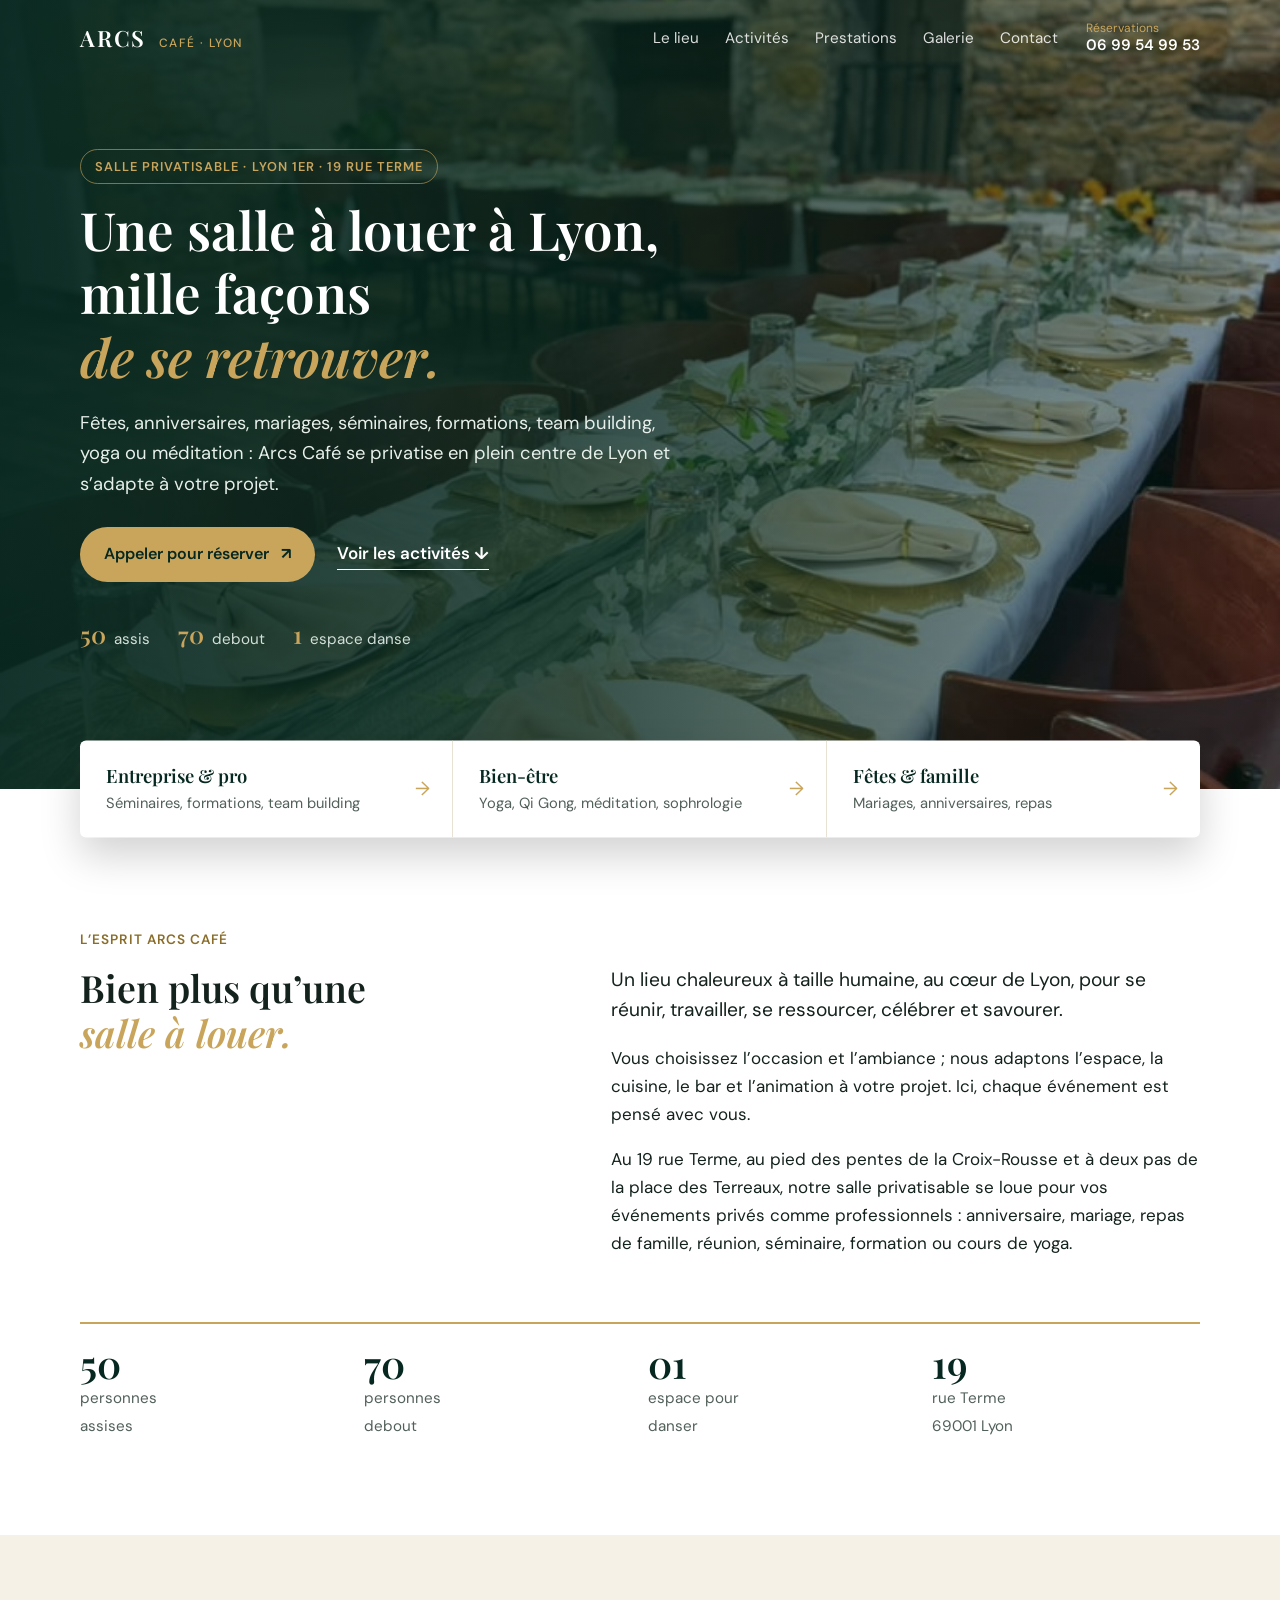
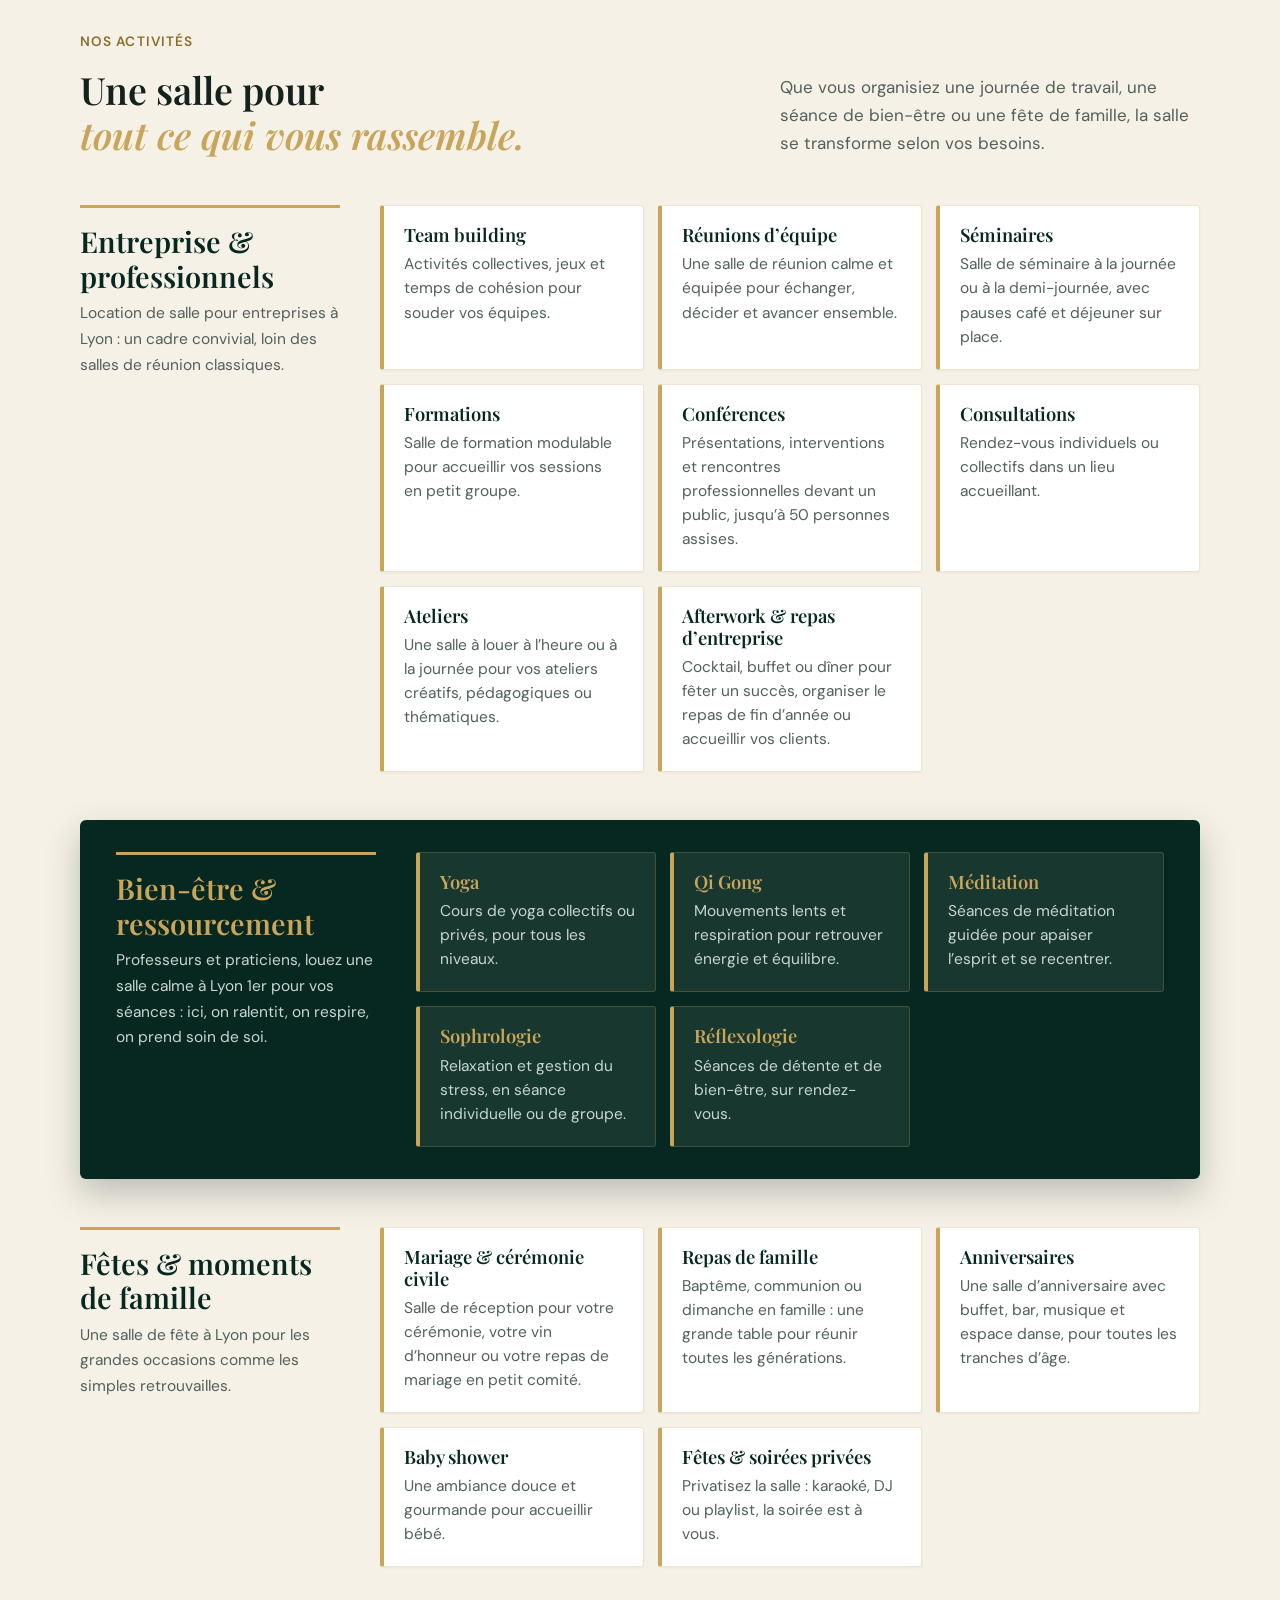
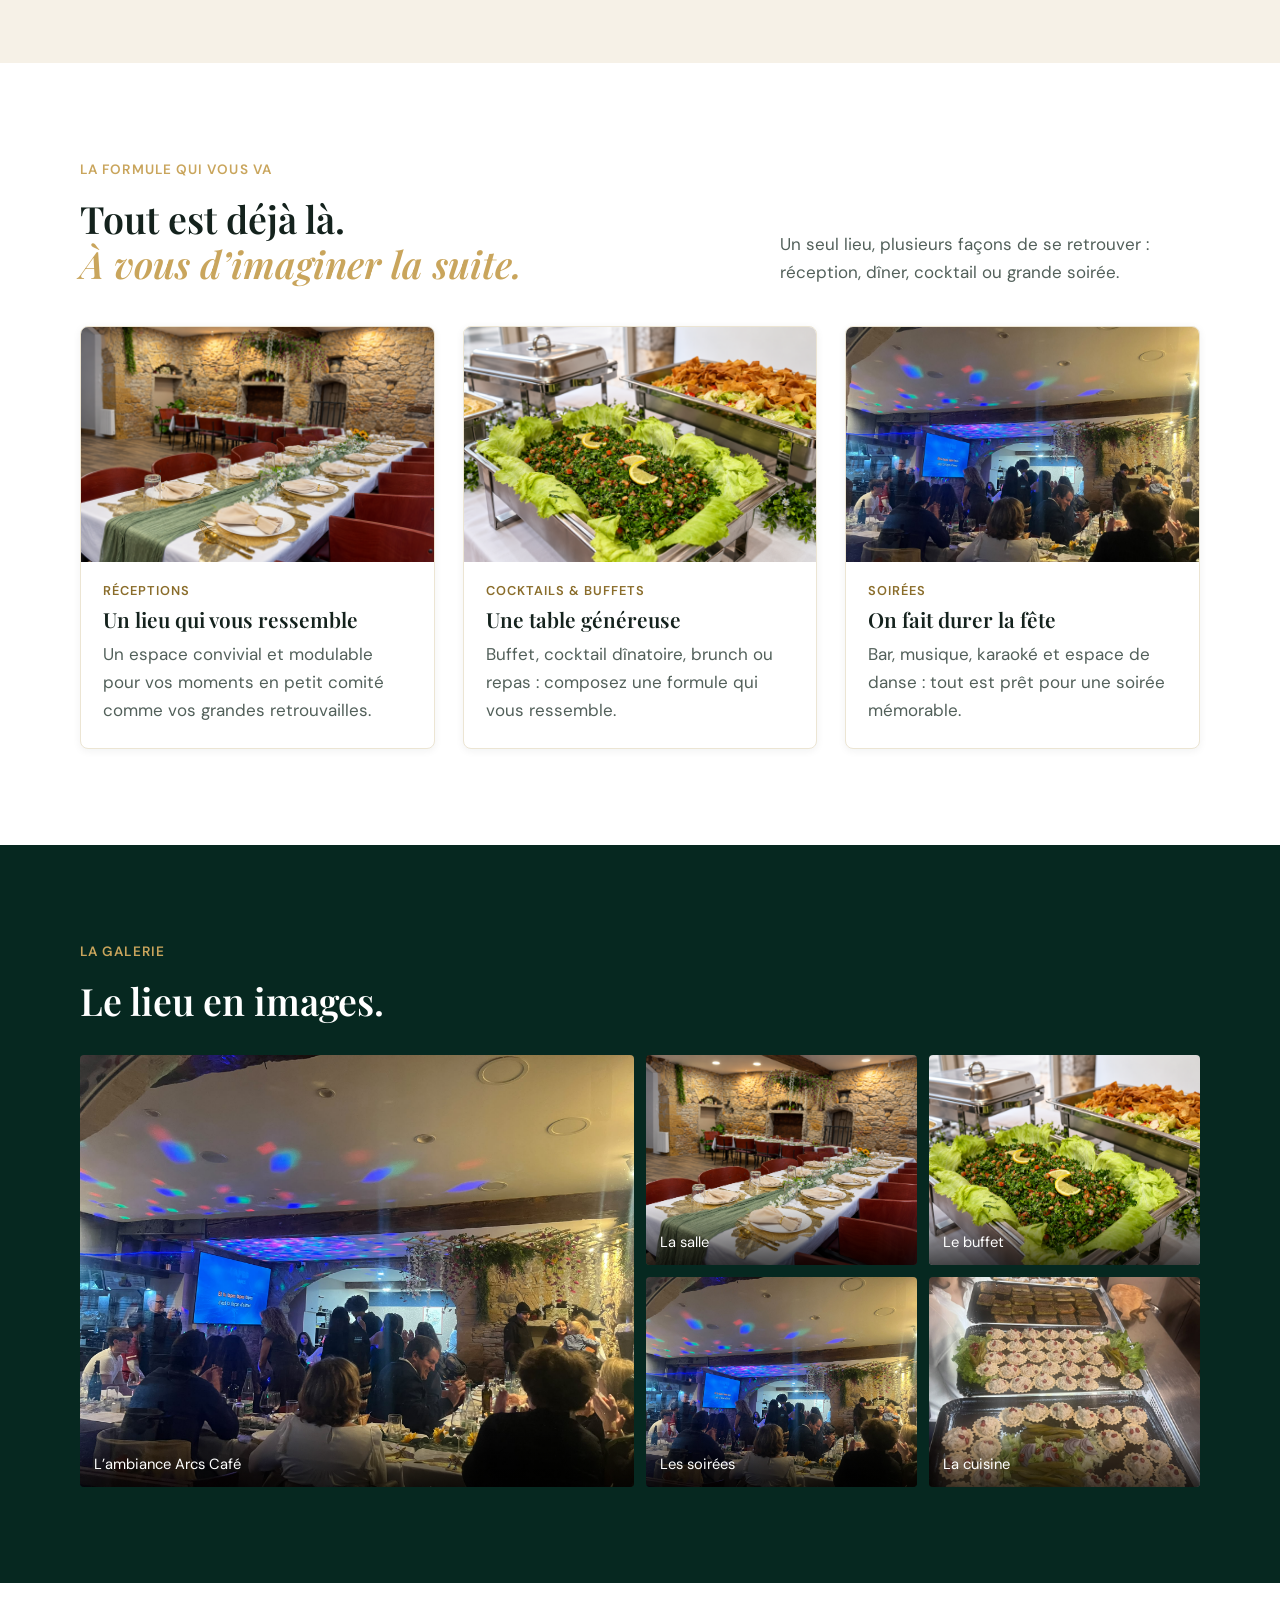
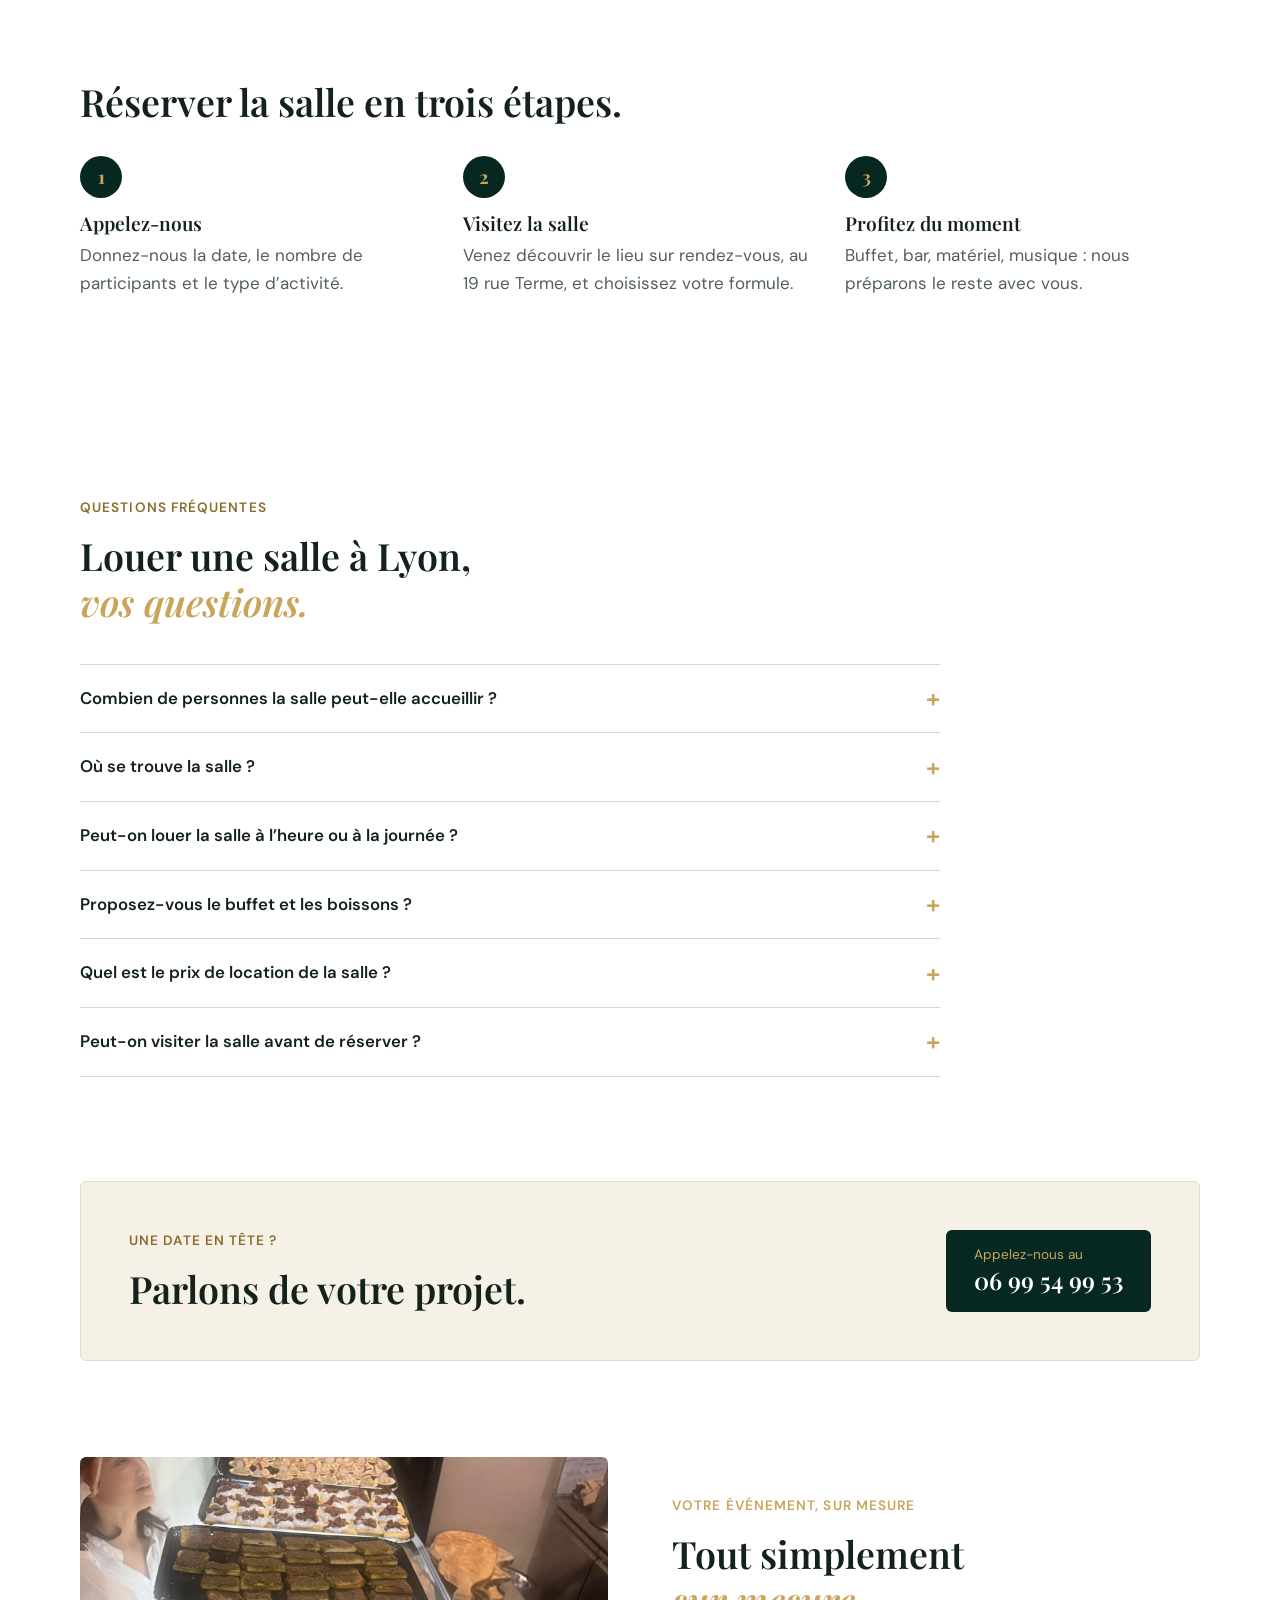
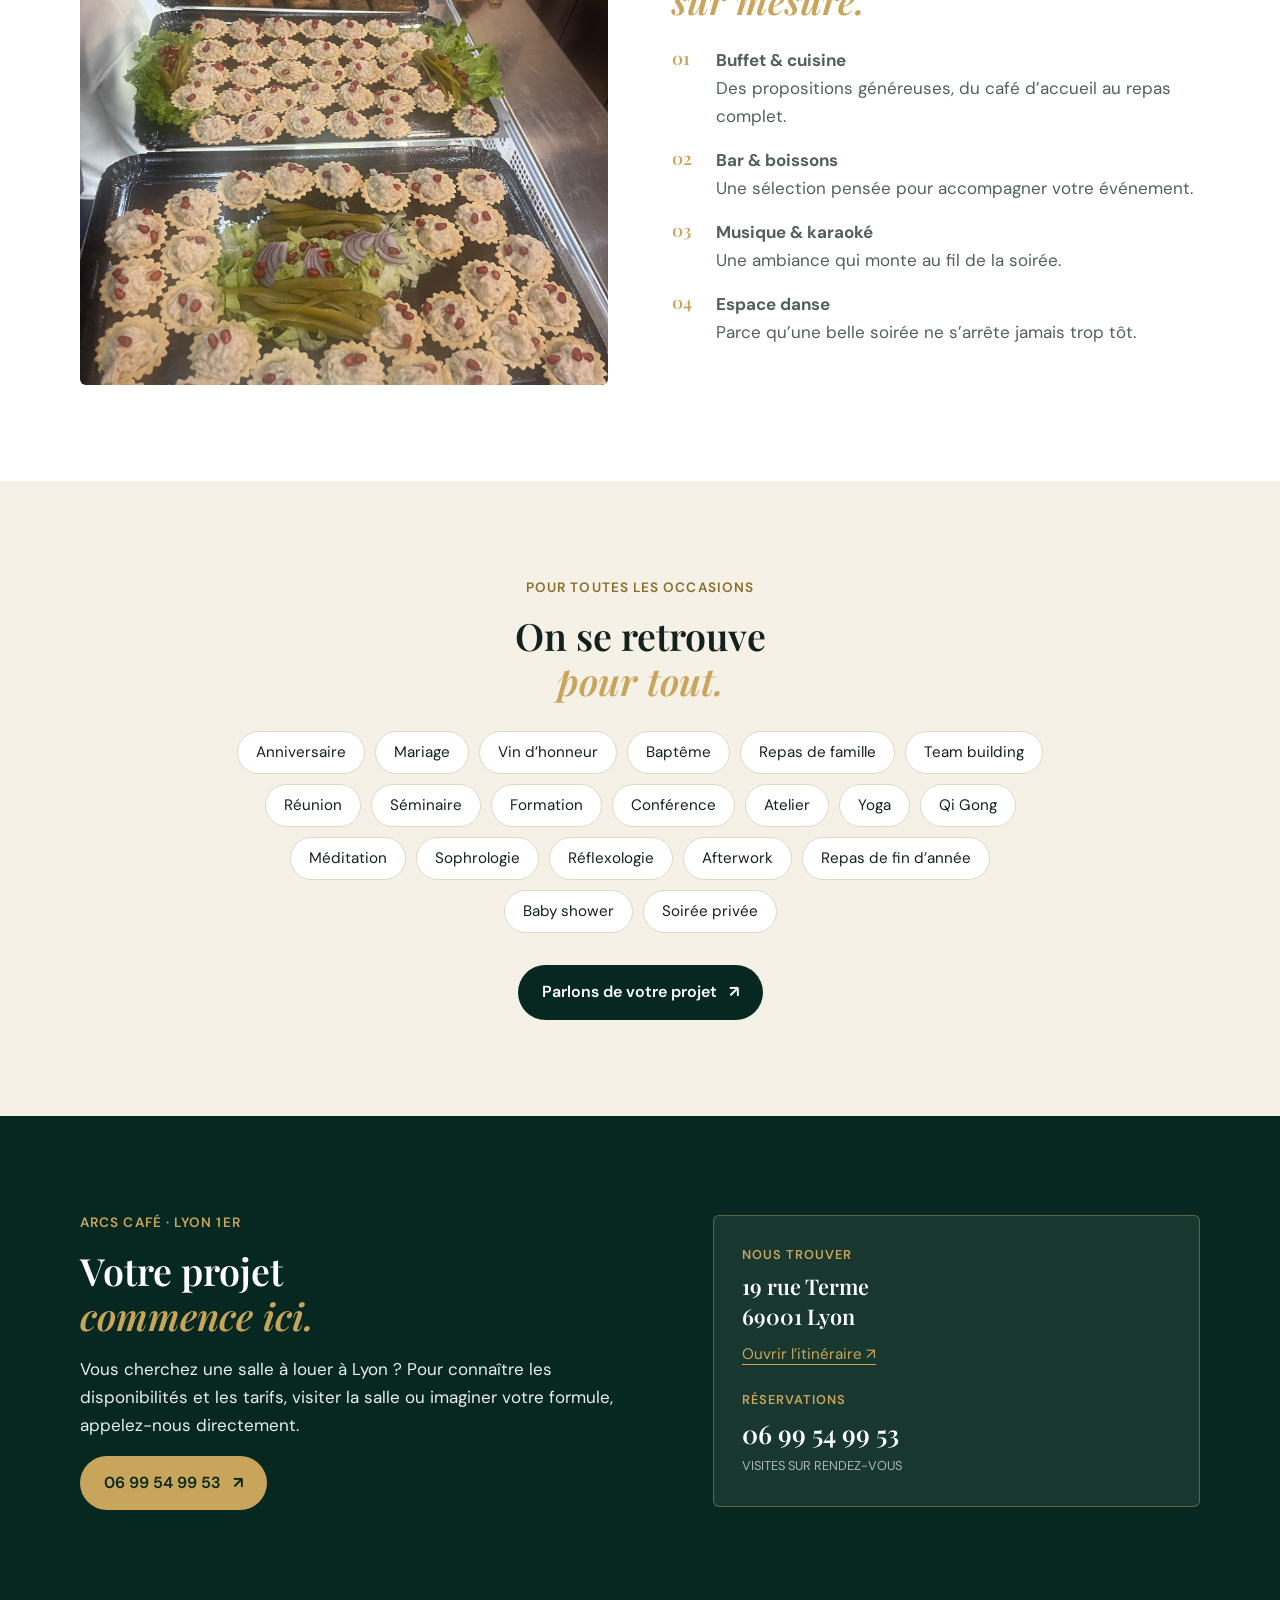
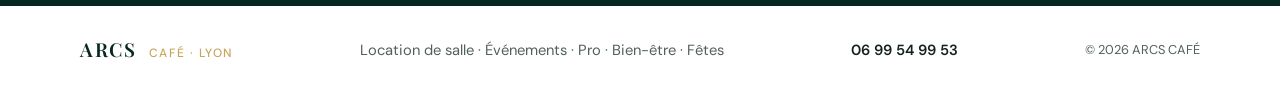
<file: index.html>
<!doctype html>
<html lang="fr">
<head>
  <meta charset="utf-8">
  <meta name="viewport" content="width=device-width, initial-scale=1">
  <meta name="description" content="Salle à louer à Lyon 1er (19 rue Terme) : 50 personnes assises, 70 debout. Anniversaire, mariage, séminaire, réunion, formation, yoga. Buffet et bar sur place.">
  <meta name="theme-color" content="#062820">
  <meta property="og:type" content="website">
  <meta property="og:locale" content="fr_FR">
  <meta property="og:site_name" content="Arcs Café">
  <meta property="og:title" content="Arcs Café | Location de salle à Lyon 1er">
  <meta property="og:description" content="Salle privatisable à Lyon 1er : 50 personnes assises, 70 debout. Anniversaires, mariages, séminaires, team building, yoga, Qi Gong, méditation.">
  <meta property="og:image" content="images/hero.png">
  <link rel="icon" href="data:image/svg+xml,%3Csvg xmlns='http://www.w3.org/2000/svg' viewBox='0 0 100 100'%3E%3Crect width='100' height='100' fill='%23062820'/%3E%3Ctext x='50' y='68' font-size='56' text-anchor='middle' fill='%23c9a55c' font-family='Georgia'%3EA%3C/text%3E%3C/svg%3E">
  <script type="application/ld+json">
  {
    "@context": "https://schema.org",
    "@type": ["EventVenue", "LocalBusiness"],
    "name": "Arcs Café",
    "description": "Salle à louer à Lyon 1er pour anniversaires, mariages, repas de famille, soirées privées, réunions, séminaires, formations, team building et cours de yoga, Qi Gong, méditation ou sophrologie. Buffet, bar, musique et espace danse sur place.",
    "telephone": "+33699549953",
    "maximumAttendeeCapacity": 70,
    "address": {
      "@type": "PostalAddress",
      "streetAddress": "19 rue Terme",
      "postalCode": "69001",
      "addressLocality": "Lyon",
      "addressRegion": "Auvergne-Rhône-Alpes",
      "addressCountry": "FR"
    },
    "areaServed": { "@type": "City", "name": "Lyon" },
    "hasMap": "https://maps.google.com/?q=19+rue+Terme+69001+Lyon",
    "amenityFeature": [
      { "@type": "LocationFeatureSpecification", "name": "Buffet et cuisine", "value": true },
      { "@type": "LocationFeatureSpecification", "name": "Bar et boissons", "value": true },
      { "@type": "LocationFeatureSpecification", "name": "Musique et karaoké", "value": true },
      { "@type": "LocationFeatureSpecification", "name": "Espace danse", "value": true }
    ]
  }
  </script>
  <title>Location de salle à Lyon 1er | Arcs Café – fêtes, séminaires, yoga</title>
  <link rel="preconnect" href="https://fonts.googleapis.com">
  <link rel="preconnect" href="https://fonts.gstatic.com" crossorigin>
  <link href="https://fonts.googleapis.com/css2?family=DM+Sans:wght@400;500;600;700&family=Playfair+Display:ital,wght@0,500;0,600;1,500;1,600&display=swap" rel="stylesheet">
  <link rel="stylesheet" href="css/style.css">
  <style>
    /* FAQ (peut être déplacé dans css/style.css) */
    .faq{padding-block:clamp(56px,9vw,104px)}
    .faq-list{margin-top:clamp(24px,4vw,40px);max-width:860px}
    .faq details{border-top:1px solid rgba(6,40,32,.18)}
    .faq details:last-child{border-bottom:1px solid rgba(6,40,32,.18)}
    .faq summary{display:flex;justify-content:space-between;align-items:center;gap:16px;padding:20px 0;font-weight:600;font-size:1.05rem;cursor:pointer;list-style:none}
    .faq summary::-webkit-details-marker{display:none}
    .faq summary::after{content:"+";flex:none;color:#c9a55c;font-size:1.5em;line-height:1;transition:transform .2s}
    .faq details[open] summary::after{transform:rotate(45deg)}
    .faq details p{margin:0 0 22px;max-width:70ch}
  </style>
</head>
<body>
  <a class="skip-link" href="#contenu">Aller au contenu</a>

  <header class="hero" id="accueil">
    <img class="hero-bg" src="images/hero.png" fetchpriority="high" width="1200" height="800" alt="Buffet gourmand dans la salle à louer d’Arcs Café, à Lyon 1er">
    <nav class="nav wrap" aria-label="Navigation principale">
      <a class="logo" href="#accueil" aria-label="Arcs Café — accueil">ARCS <small>CAFÉ · LYON</small></a>
      <div class="nav-links" id="menu">
        <a href="#lieu">Le lieu</a>
        <a href="#activites">Activités</a>
        <a href="#prestations">Prestations</a>
        <a href="#galerie">Galerie</a>
        <a href="#contact">Contact</a>
      </div>
      <a class="nav-phone" href="tel:+33699549953"><span>Réservations</span>06&nbsp;99&nbsp;54&nbsp;99&nbsp;53</a>
      <a class="nav-button" href="tel:+33699549953">Appeler</a>
      <button class="menu-btn" aria-expanded="false" aria-controls="menu" type="button">Menu</button>
    </nav>

    <div class="hero-copy wrap">
      <p class="eyebrow">Salle privatisable · Lyon 1er · 19 rue Terme</p>
      <h1>Une salle à louer à Lyon, mille façons <em>de se retrouver.</em></h1>
      <p class="intro">Fêtes, anniversaires, mariages, séminaires, formations, team building, yoga ou méditation : Arcs Café se privatise en plein centre de Lyon et s’adapte à votre projet.</p>
      <div class="actions">
        <a class="button gold" href="tel:+33699549953"><span>Appeler pour réserver</span><b>↗</b></a>
        <a class="simple-link" href="#activites">Voir les activités <b>↓</b></a>
      </div>
      <ul class="hero-details" aria-label="Capacité">
        <li><strong>50</strong> assis</li>
        <li><strong>70</strong> debout</li>
        <li><strong>1</strong> espace danse</li>
      </ul>
    </div>

    <div class="hero-tiles wrap">
      <a href="#pro"><strong>Entreprise & pro</strong><span>Séminaires, formations, team building</span></a>
      <a href="#bien-etre"><strong>Bien-être</strong><span>Yoga, Qi Gong, méditation, sophrologie</span></a>
      <a href="#fetes"><strong>Fêtes & famille</strong><span>Mariages, anniversaires, repas</span></a>
    </div>
  </header>

  <main id="contenu">
    <section class="intro-section wrap" id="lieu">
      <p class="eyebrow dark">L’ESPRIT ARCS CAFÉ</p>
      <div class="two-columns">
        <h2>Bien plus qu’une<br><em>salle à louer.</em></h2>
        <div>
          <p class="lead">Un lieu chaleureux à taille humaine, au cœur de Lyon, pour se réunir, travailler, se ressourcer, célébrer et savourer.</p>
          <p>Vous choisissez l’occasion et l’ambiance ; nous adaptons l’espace, la cuisine, le bar et l’animation à votre projet. Ici, chaque événement est pensé avec vous.</p>
          <p>Au 19 rue Terme, au pied des pentes de la Croix-Rousse et à deux pas de la place des Terreaux, notre salle privatisable se loue pour vos événements privés comme professionnels : anniversaire, mariage, repas de famille, réunion, séminaire, formation ou cours de yoga.</p>
        </div>
      </div>
      <div class="numbers" aria-label="Capacité et adresse">
        <div><strong>50</strong><span>personnes<br>assises</span></div>
        <div><strong>70</strong><span>personnes<br>debout</span></div>
        <div><strong>01</strong><span>espace pour<br>danser</span></div>
        <div><strong>19</strong><span>rue Terme<br>69001 Lyon</span></div>
      </div>
    </section>

    <section class="activities" id="activites">
      <div class="wrap">
        <div class="section-head">
          <div>
            <p class="eyebrow dark">NOS ACTIVITÉS</p>
            <h2>Une salle pour<br><em>tout ce qui vous rassemble.</em></h2>
          </div>
          <p>Que vous organisiez une journée de travail, une séance de bien-être ou une fête de famille, la salle se transforme selon vos besoins.</p>
        </div>

        <div class="act-group" id="pro">
          <header>
            <h3>Entreprise & professionnels</h3>
            <p>Location de salle pour entreprises à Lyon : un cadre convivial, loin des salles de réunion classiques.</p>
          </header>
          <ul class="act-grid">
            <li><h4>Team building</h4><p>Activités collectives, jeux et temps de cohésion pour souder vos équipes.</p></li>
            <li><h4>Réunions d’équipe</h4><p>Une salle de réunion calme et équipée pour échanger, décider et avancer ensemble.</p></li>
            <li><h4>Séminaires</h4><p>Salle de séminaire à la journée ou à la demi-journée, avec pauses café et déjeuner sur place.</p></li>
            <li><h4>Formations</h4><p>Salle de formation modulable pour accueillir vos sessions en petit groupe.</p></li>
            <li><h4>Conférences</h4><p>Présentations, interventions et rencontres professionnelles devant un public, jusqu’à 50 personnes assises.</p></li>
            <li><h4>Consultations</h4><p>Rendez-vous individuels ou collectifs dans un lieu accueillant.</p></li>
            <li><h4>Ateliers</h4><p>Une salle à louer à l’heure ou à la journée pour vos ateliers créatifs, pédagogiques ou thématiques.</p></li>
            <li><h4>Afterwork & repas d’entreprise</h4><p>Cocktail, buffet ou dîner pour fêter un succès, organiser le repas de fin d’année ou accueillir vos clients.</p></li>
          </ul>
        </div>

        <div class="act-group dark" id="bien-etre">
          <header>
            <h3>Bien-être & ressourcement</h3>
            <p>Professeurs et praticiens, louez une salle calme à Lyon 1er pour vos séances : ici, on ralentit, on respire, on prend soin de soi.</p>
          </header>
          <ul class="act-grid">
            <li><h4>Yoga</h4><p>Cours de yoga collectifs ou privés, pour tous les niveaux.</p></li>
            <li><h4>Qi Gong</h4><p>Mouvements lents et respiration pour retrouver énergie et équilibre.</p></li>
            <li><h4>Méditation</h4><p>Séances de méditation guidée pour apaiser l’esprit et se recentrer.</p></li>
            <li><h4>Sophrologie</h4><p>Relaxation et gestion du stress, en séance individuelle ou de groupe.</p></li>
            <li><h4>Réflexologie</h4><p>Séances de détente et de bien-être, sur rendez-vous.</p></li>
          </ul>
        </div>

        <div class="act-group" id="fetes">
          <header>
            <h3>Fêtes & moments de famille</h3>
            <p>Une salle de fête à Lyon pour les grandes occasions comme les simples retrouvailles.</p>
          </header>
          <ul class="act-grid">
            <li><h4>Mariage & cérémonie civile</h4><p>Salle de réception pour votre cérémonie, votre vin d’honneur ou votre repas de mariage en petit comité.</p></li>
            <li><h4>Repas de famille</h4><p>Baptême, communion ou dimanche en famille : une grande table pour réunir toutes les générations.</p></li>
            <li><h4>Anniversaires</h4><p>Une salle d’anniversaire avec buffet, bar, musique et espace danse, pour toutes les tranches d’âge.</p></li>
            <li><h4>Baby shower</h4><p>Une ambiance douce et gourmande pour accueillir bébé.</p></li>
            <li><h4>Fêtes & soirées privées</h4><p>Privatisez la salle : karaoké, DJ ou playlist, la soirée est à vous.</p></li>
          </ul>
        </div>
      </div>
    </section>

    <section class="offer" id="prestations">
      <div class="wrap">
        <div class="section-head">
          <div>
            <p class="eyebrow">LA FORMULE QUI VOUS VA</p>
            <h2>Tout est déjà là.<br><em>À vous d’imaginer la suite.</em></h2>
          </div>
          <p>Un seul lieu, plusieurs façons de se retrouver : réception, dîner, cocktail ou grande soirée.</p>
        </div>

        <div class="cards">
          <article>
            <img src="images/salle.jpg" loading="lazy" decoding="async" alt="Salle privatisable d’Arcs Café à Lyon 1er">
            <p class="card-no">RÉCEPTIONS</p>
            <h3>Un lieu qui vous ressemble</h3>
            <p>Un espace convivial et modulable pour vos moments en petit comité comme vos grandes retrouvailles.</p>
          </article>
          <article>
            <img src="images/buffet.jpg" loading="lazy" decoding="async" alt="Buffet préparé pour un événement privé à Arcs Café">
            <p class="card-no">COCKTAILS & BUFFETS</p>
            <h3>Une table généreuse</h3>
            <p>Buffet, cocktail dînatoire, brunch ou repas : composez une formule qui vous ressemble.</p>
          </article>
          <article>
            <img src="images/soiree.jpg" loading="lazy" decoding="async" alt="Ambiance de soirée privée à Arcs Café">
            <p class="card-no">SOIRÉES</p>
            <h3>On fait durer la fête</h3>
            <p>Bar, musique, karaoké et espace de danse : tout est prêt pour une soirée mémorable.</p>
          </article>
        </div>
      </div>
    </section>

    <section class="gallery" id="galerie">
      <div class="wrap">
        <p class="eyebrow">LA GALERIE</p>
        <h2>Le lieu en images.</h2>
        <div class="gal-grid">
          <figure class="wide tall"><img src="images/L’ambiance Arcs Café.png" loading="lazy" decoding="async" alt="Buffet gourmand et ambiance chaleureuse dans la salle d’Arcs Café, Lyon 1er"><figcaption>L’ambiance Arcs Café</figcaption></figure>
          <figure><img src="images/salle.jpg" loading="lazy" decoding="async" alt="La salle à louer d’Arcs Café, rue Terme à Lyon"><figcaption>La salle</figcaption></figure>
          <figure><img src="images/buffet.jpg" loading="lazy" decoding="async" alt="Buffet préparé pour un événement privé"><figcaption>Le buffet</figcaption></figure>
          <figure><img src="images/soiree.jpg" loading="lazy" decoding="async" alt="Soirée privée dans la salle d’Arcs Café"><figcaption>Les soirées</figcaption></figure>
          <figure><img src="images/cuisine.jpg" loading="lazy" decoding="async" alt="Cuisine et buffet d’Arcs Café pour vos réceptions"><figcaption>La cuisine</figcaption></figure>
        </div>
      </div>
    </section>

    <section class="process wrap" aria-labelledby="process-title">
      <h2 id="process-title">Réserver la salle en trois étapes.</h2>
      <ol class="steps">
        <li><b>1</b><h3>Appelez-nous</h3><p>Donnez-nous la date, le nombre de participants et le type d’activité.</p></li>
        <li><b>2</b><h3>Visitez la salle</h3><p>Venez découvrir le lieu sur rendez-vous, au 19 rue Terme, et choisissez votre formule.</p></li>
        <li><b>3</b><h3>Profitez du moment</h3><p>Buffet, bar, matériel, musique : nous préparons le reste avec vous.</p></li>
      </ol>
    </section>

    <section class="faq wrap" id="faq" aria-labelledby="faq-title">
      <p class="eyebrow dark">QUESTIONS FRÉQUENTES</p>
      <h2 id="faq-title">Louer une salle à Lyon,<br><em>vos questions.</em></h2>
      <div class="faq-list">
        <details>
          <summary>Combien de personnes la salle peut-elle accueillir ?</summary>
          <p>La salle accueille jusqu’à 50 personnes assises et 70 debout, avec un espace pour danser. Elle convient aussi bien à une réunion en petit comité qu’à une grande soirée d’anniversaire.</p>
        </details>
        <details>
          <summary>Où se trouve la salle ?</summary>
          <p>Au 19 rue Terme, 69001 Lyon, dans le 1er arrondissement, au pied des pentes de la Croix-Rousse, près de la place Sathonay et de la place des Terreaux. Le métro Hôtel de Ville – Louis Pradel (lignes A et C) est à quelques minutes à pied.</p>
        </details>
        <details>
          <summary>Peut-on louer la salle à l’heure ou à la journée ?</summary>
          <p>Oui, selon votre activité : à l’heure pour un atelier, un cours de yoga ou une consultation, à la demi-journée ou à la journée pour un séminaire ou une formation, en soirée pour une fête ou un afterwork. Professeurs, praticiens et formateurs sont les bienvenus.</p>
        </details>
        <details>
          <summary>Proposez-vous le buffet et les boissons ?</summary>
          <p>Oui. Du café d’accueil au repas complet, nous préparons buffets, cocktails dînatoires, brunchs et repas, avec un bar adapté à votre événement. Musique, karaoké et espace danse sont aussi disponibles pour vos soirées.</p>
        </details>
        <details>
          <summary>Quel est le prix de location de la salle ?</summary>
          <p>Le tarif dépend de la date, de la durée, du nombre de personnes et des prestations choisies (buffet, bar, animation). Appelez-nous au <a href="tel:+33699549953">06 99 54 99 53</a> pour un devis adapté à votre projet.</p>
        </details>
        <details>
          <summary>Peut-on visiter la salle avant de réserver ?</summary>
          <p>Oui, les visites se font sur rendez-vous. Appelez-nous pour choisir un créneau et découvrir le lieu avant de réserver.</p>
        </details>
      </div>
    </section>

    <section class="callout wrap" aria-label="Réserver une visite">
      <div>
        <p class="eyebrow dark">UNE DATE EN TÊTE ?</p>
        <h2>Parlons de votre projet.</h2>
      </div>
      <a class="callout-link" href="tel:+33699549953"><span>Appelez-nous au</span><strong>06&nbsp;99&nbsp;54&nbsp;99&nbsp;53</strong></a>
    </section>

    <section class="amenities wrap">
      <img src="images/cuisine.jpg" loading="lazy" decoding="async" alt="Cuisine d’Arcs Café : buffets et repas pour vos événements">
      <div>
        <p class="eyebrow">VOTRE ÉVÉNEMENT, SUR MESURE</p>
        <h2>Tout simplement<br><em>sur mesure.</em></h2>
        <ol>
          <li><b>01</b><span><strong>Buffet & cuisine</strong>Des propositions généreuses, du café d’accueil au repas complet.</span></li>
          <li><b>02</b><span><strong>Bar & boissons</strong>Une sélection pensée pour accompagner votre événement.</span></li>
          <li><b>03</b><span><strong>Musique & karaoké</strong>Une ambiance qui monte au fil de la soirée.</span></li>
          <li><b>04</b><span><strong>Espace danse</strong>Parce qu’une belle soirée ne s’arrête jamais trop tôt.</span></li>
        </ol>
      </div>
    </section>

    <section class="celebrate">
      <p class="eyebrow dark">POUR TOUTES LES OCCASIONS</p>
      <h2>On se retrouve<br><em>pour tout.</em></h2>
      <div class="pills">
        <span>Anniversaire</span><span>Mariage</span><span>Vin d’honneur</span><span>Baptême</span><span>Repas de famille</span><span>Team building</span><span>Réunion</span><span>Séminaire</span><span>Formation</span><span>Conférence</span><span>Atelier</span><span>Yoga</span><span>Qi Gong</span><span>Méditation</span><span>Sophrologie</span><span>Réflexologie</span><span>Afterwork</span><span>Repas de fin d’année</span><span>Baby shower</span><span>Soirée privée</span>
      </div>
      <a class="button green" href="tel:+33699549953"><span>Parlons de votre projet</span><b>↗</b></a>
    </section>

    <section class="contact" id="contact">
      <div class="wrap contact-grid">
        <div>
          <p class="eyebrow">ARCS CAFÉ · LYON 1ER</p>
          <h2>Votre projet<br><em>commence ici.</em></h2>
          <p>Vous cherchez une salle à louer à Lyon ? Pour connaître les disponibilités et les tarifs, visiter la salle ou imaginer votre formule, appelez-nous directement.</p>
          <a class="button gold" href="tel:+33699549953"><span>06 99 54 99 53</span><b>↗</b></a>
        </div>
        <aside class="contact-card">
          <p class="contact-label">NOUS TROUVER</p>
          <p class="address">19 rue Terme<br>69001 Lyon</p>
          <a class="address-link" href="https://maps.google.com/?q=19+rue+Terme+69001+Lyon" target="_blank" rel="noopener">Ouvrir l’itinéraire ↗</a>
          <p class="contact-label phone-label">RÉSERVATIONS</p>
          <a class="contact-number" href="tel:+33699549953">06 99 54 99 53</a>
          <small>VISITES SUR RENDEZ-VOUS</small>
        </aside>
      </div>
    </section>
  </main>

  <footer class="wrap">
    <a class="logo" href="#accueil">ARCS <small>CAFÉ · LYON</small></a>
    <span>Location de salle · Événements · Pro · Bien-être · Fêtes</span>
    <a class="footer-phone" href="tel:+33699549953">06 99 54 99 53</a>
    <small>© 2026 ARCS CAFÉ</small>
  </footer>

  <a class="call-float" href="tel:+33699549953" aria-label="Appeler Arcs Café au 06 99 54 99 53"><span>Appeler</span><b>06 99 54 99 53</b></a>
  <dialog id="lightbox" aria-label="Photo agrandie"><img alt=""><p></p><button type="button" aria-label="Fermer">✕</button></dialog>
  <script>
    const float = document.querySelector('.call-float');
    const toggle = () => float.classList.toggle('show', scrollY > 600);
    addEventListener('scroll', toggle, { passive: true }); toggle();

    const mb = document.querySelector('.menu-btn'), nl = document.querySelector('.nav-links');
    const setMenu = o => { nl.classList.toggle('open', o); mb.setAttribute('aria-expanded', o); };
    mb.addEventListener('click', () => setMenu(!nl.classList.contains('open')));
    nl.addEventListener('click', e => { if (e.target.matches('a')) setMenu(false); });

    const lb = document.getElementById('lightbox'), lbi = lb.querySelector('img'), lbc = lb.querySelector('p');
    document.querySelectorAll('.gal-grid figure').forEach(f => {
      f.tabIndex = 0; f.setAttribute('role', 'button');
      const open = () => { const i = f.querySelector('img'); lbi.src = i.src; lbi.alt = i.alt; lbc.textContent = f.querySelector('figcaption').textContent; lb.showModal(); };
      f.addEventListener('click', open);
      f.addEventListener('keydown', e => { if (e.key === 'Enter' || e.key === ' ') { e.preventDefault(); open(); } });
    });
    lb.addEventListener('click', () => lb.close());
  </script>
</body>
</html>
</file>
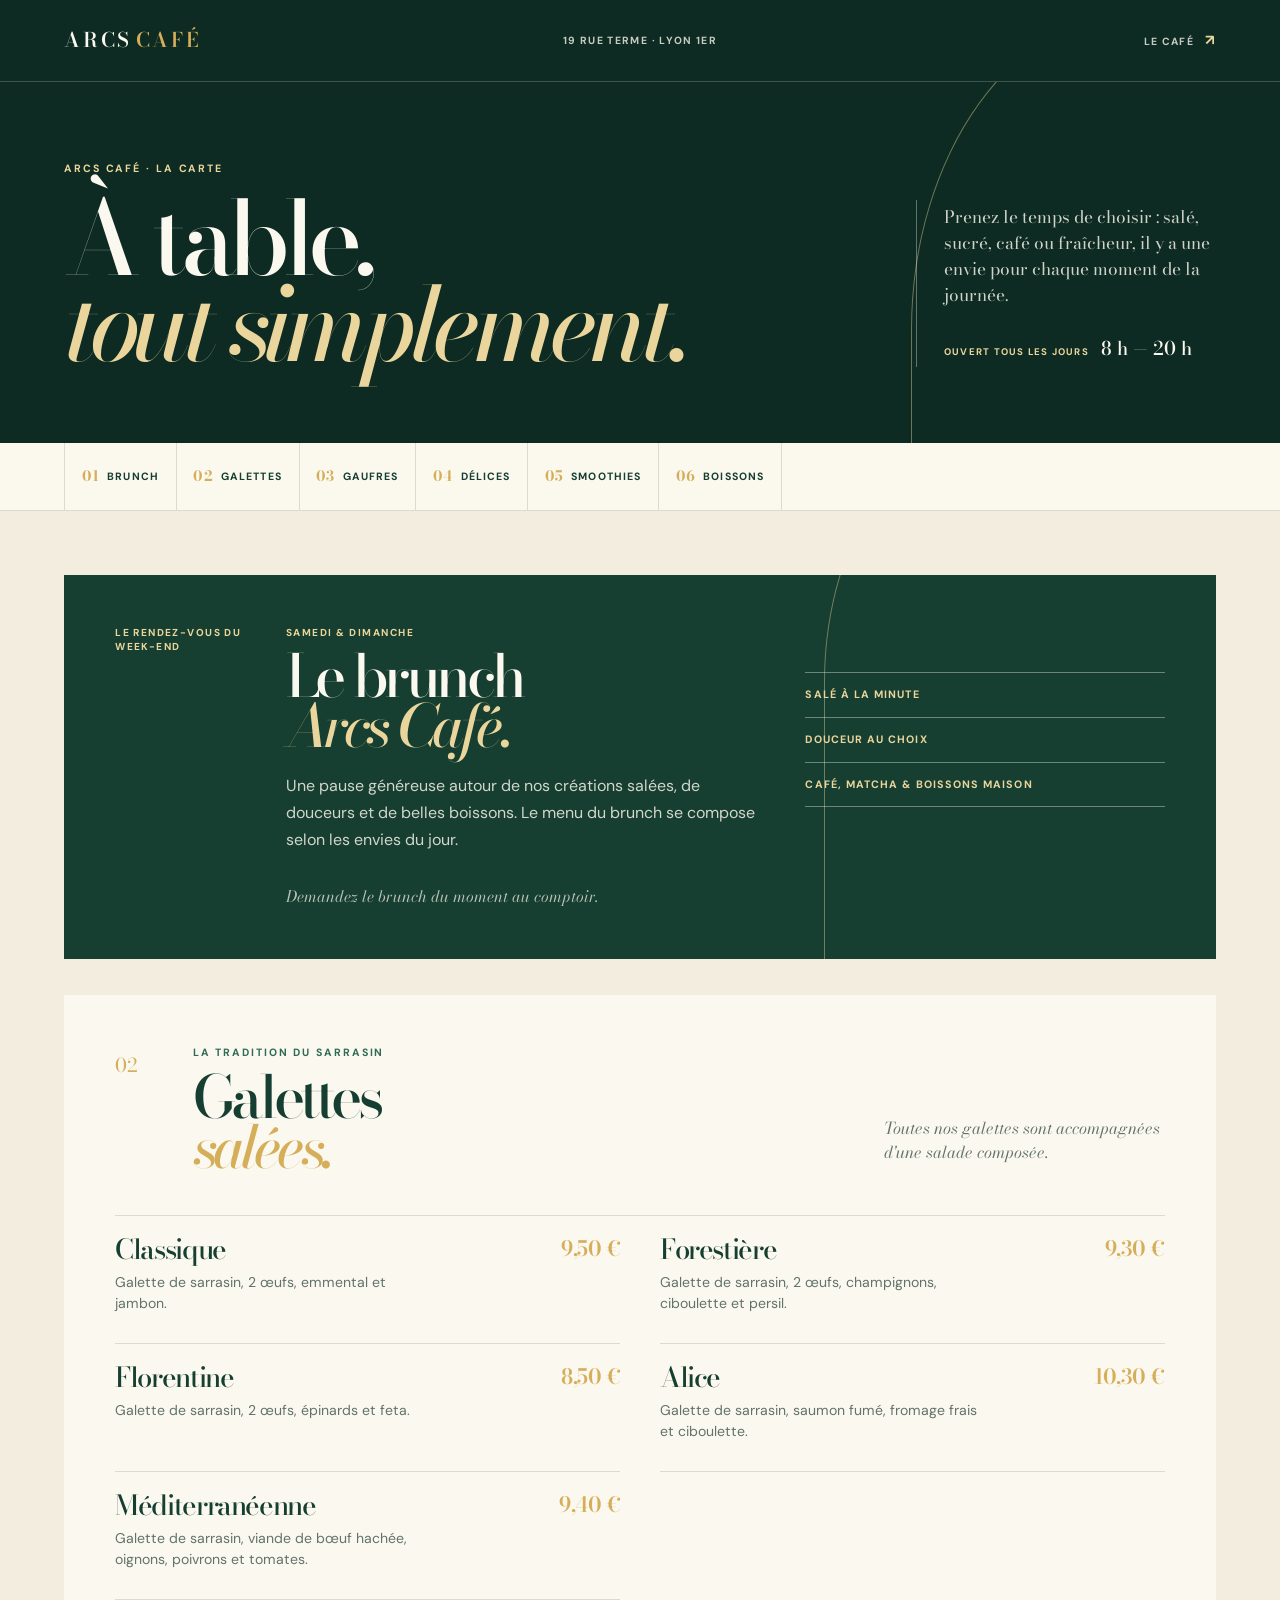
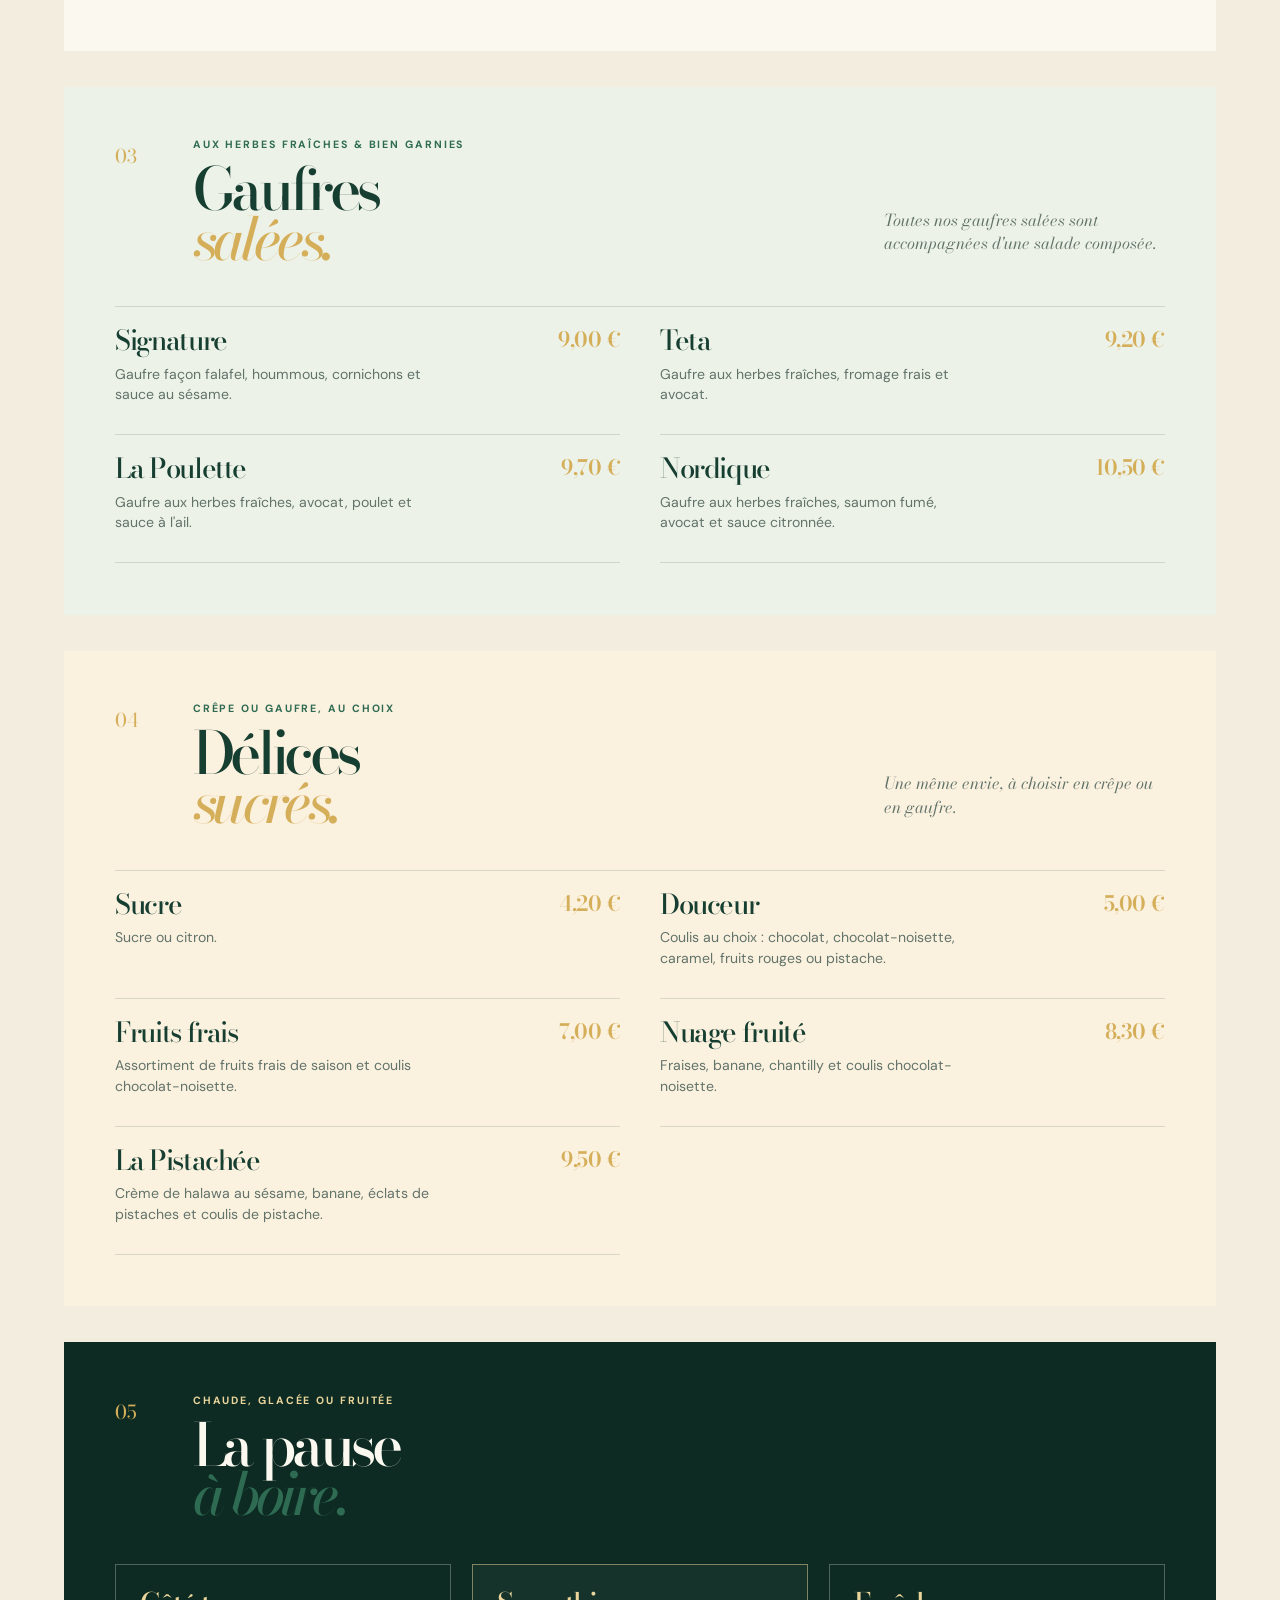
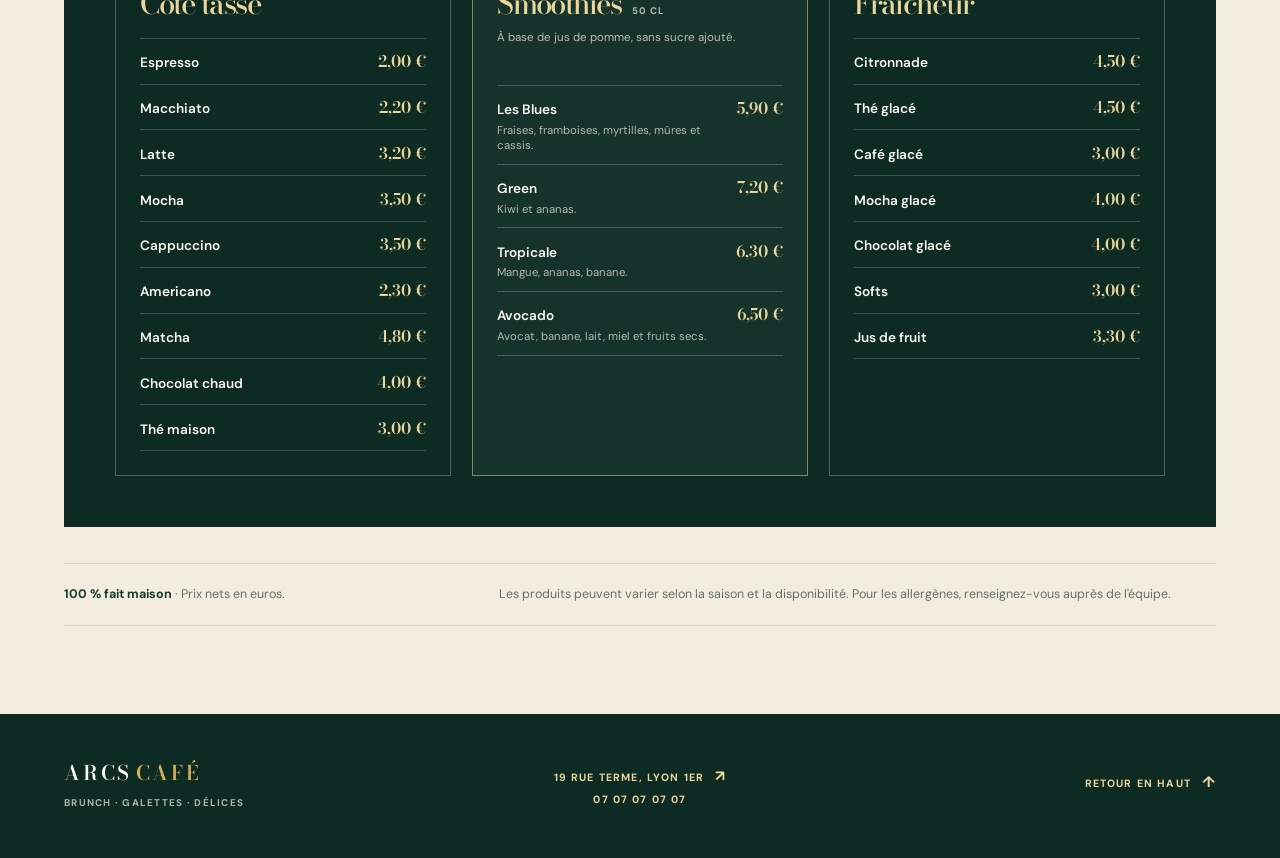
<file: menu.html>
<!doctype html>
<html lang="fr">
  <head>
    <meta charset="UTF-8" />
    <meta name="viewport" content="width=device-width, initial-scale=1" />
    <meta
      name="description"
      content="La carte Arcs Café à Lyon 1er : brunch le week-end, galettes, gaufres salées, délices sucrés, smoothies et boissons maison."
    />
    <meta name="theme-color" content="#163e31" />
    <meta name="color-scheme" content="light" />
    <title>La carte | Arcs Café</title>
    <link
      rel="icon"
      type="image/svg+xml"
      href="data:image/svg+xml,%3Csvg xmlns='http://www.w3.org/2000/svg' viewBox='0 0 64 64'%3E%3Crect width='64' height='64' rx='16' fill='%23163e31'/%3E%3Cpath d='M14 48V31a18 18 0 0 1 36 0v17M23 48V32a9 9 0 0 1 18 0v16' fill='none' stroke='%23d5ae5a' stroke-width='4' stroke-linecap='round'/%3E%3C/svg%3E"
    />
    <link rel="preconnect" href="https://fonts.googleapis.com" />
    <link rel="preconnect" href="https://fonts.gstatic.com" crossorigin />
    <link
      href="https://fonts.googleapis.com/css2?family=Bodoni+Moda:opsz,ital,wght@6..96,400;6..96,500;6..96,600;6..96,700;6..96,400i;6..96,500i&amp;family=DM+Sans:opsz,wght@9..40,400;9..40,500;9..40,600;9..40,700&amp;display=swap"
      rel="stylesheet"
    />
    <link rel="stylesheet" href="css/menu.css" />
  </head>
  <body>
    <a class="menu-skip-link" href="#carte">Aller directement à la carte</a>

    <header class="menu-top">
      <a class="menu-logo" href="index.html" aria-label="Arcs Café, accueil">
        <span>ARCS</span><strong>CAFÉ</strong>
      </a>
      <p>19 rue Terme · Lyon 1er</p>
      <a class="menu-home" href="index.html">Le café <span aria-hidden="true">↗</span></a>
    </header>

    <main id="carte">
      <section class="menu-intro" aria-labelledby="menu-title">
        <div class="menu-wrap menu-intro__inner">
          <div>
            <p class="menu-eyebrow">Arcs Café · La carte</p>
            <h1 id="menu-title">À table,<br /><em>tout simplement.</em></h1>
          </div>
          <div class="menu-intro__aside">
            <p>
              Prenez le temps de choisir : salé, sucré, café ou fraîcheur, il
              y a une envie pour chaque moment de la journée.
            </p>
            <div class="menu-intro__status">
              <span>Ouvert tous les jours</span>
              <strong>8 h — 20 h</strong>
            </div>
          </div>
        </div>
      </section>

      <nav class="menu-tabs" aria-label="Aller à une rubrique de la carte">
        <div class="menu-tabs__inner">
          <a href="#brunch"><span>01</span> Brunch</a>
          <a href="#galettes"><span>02</span> Galettes</a>
          <a href="#gaufres"><span>03</span> Gaufres</a>
          <a href="#delices"><span>04</span> Délices</a>
          <a href="#smoothies"><span>05</span> Smoothies</a>
          <a href="#boissons"><span>06</span> Boissons</a>
        </div>
      </nav>

      <div class="menu-wrap menu-content">
        <section class="brunch-panel" id="brunch" aria-labelledby="brunch-title">
          <div class="brunch-panel__label">Le rendez-vous du week-end</div>
          <div class="brunch-panel__main">
            <p>Samedi &amp; dimanche</p>
            <h2 id="brunch-title">Le brunch<br /><em>Arcs Café.</em></h2>
            <p class="brunch-panel__text">
              Une pause généreuse autour de nos créations salées, de douceurs
              et de belles boissons. Le menu du brunch se compose selon les
              envies du jour.
            </p>
          </div>
          <ul class="brunch-panel__list" aria-label="L'esprit du brunch">
            <li>Salé à la minute</li>
            <li>Douceur au choix</li>
            <li>Café, matcha &amp; boissons maison</li>
          </ul>
          <p class="brunch-panel__note">Demandez le brunch du moment au comptoir.</p>
        </section>

        <section class="menu-section" id="galettes" aria-labelledby="galettes-title">
          <header class="menu-section__head">
            <span class="section-no">02</span>
            <div>
              <p>La tradition du sarrasin</p>
              <h2 id="galettes-title">Galettes<br /><em>salées.</em></h2>
            </div>
            <aside>Toutes nos galettes sont accompagnées d'une salade composée.</aside>
          </header>
          <div class="menu-items">
            <article class="menu-item">
              <div><h3>Classique</h3><p>Galette de sarrasin, 2 œufs, emmental et jambon.</p></div><b>9,50 €</b>
            </article>
            <article class="menu-item">
              <div><h3>Forestière</h3><p>Galette de sarrasin, 2 œufs, champignons, ciboulette et persil.</p></div><b>9,30 €</b>
            </article>
            <article class="menu-item">
              <div><h3>Florentine</h3><p>Galette de sarrasin, 2 œufs, épinards et feta.</p></div><b>8,50 €</b>
            </article>
            <article class="menu-item">
              <div><h3>Alice</h3><p>Galette de sarrasin, saumon fumé, fromage frais et ciboulette.</p></div><b>10,30 €</b>
            </article>
            <article class="menu-item">
              <div><h3>Méditerranéenne</h3><p>Galette de sarrasin, viande de bœuf hachée, oignons, poivrons et tomates.</p></div><b>9,40 €</b>
            </article>
          </div>
        </section>

        <section class="menu-section menu-section--green" id="gaufres" aria-labelledby="gaufres-title">
          <header class="menu-section__head">
            <span class="section-no">03</span>
            <div>
              <p>Aux herbes fraîches &amp; bien garnies</p>
              <h2 id="gaufres-title">Gaufres<br /><em>salées.</em></h2>
            </div>
            <aside>Toutes nos gaufres salées sont accompagnées d'une salade composée.</aside>
          </header>
          <div class="menu-items">
            <article class="menu-item">
              <div><h3>Signature</h3><p>Gaufre façon falafel, hoummous, cornichons et sauce au sésame.</p></div><b>9,00 €</b>
            </article>
            <article class="menu-item">
              <div><h3>Teta</h3><p>Gaufre aux herbes fraîches, fromage frais et avocat.</p></div><b>9,20 €</b>
            </article>
            <article class="menu-item">
              <div><h3>La Poulette</h3><p>Gaufre aux herbes fraîches, avocat, poulet et sauce à l'ail.</p></div><b>9,70 €</b>
            </article>
            <article class="menu-item">
              <div><h3>Nordique</h3><p>Gaufre aux herbes fraîches, saumon fumé, avocat et sauce citronnée.</p></div><b>10,50 €</b>
            </article>
          </div>
        </section>

        <section class="menu-section menu-section--sweet" id="delices" aria-labelledby="delices-title">
          <header class="menu-section__head">
            <span class="section-no">04</span>
            <div>
              <p>Crêpe ou gaufre, au choix</p>
              <h2 id="delices-title">Délices<br /><em>sucrés.</em></h2>
            </div>
            <aside>Une même envie, à choisir en crêpe ou en gaufre.</aside>
          </header>
          <div class="menu-items">
            <article class="menu-item">
              <div><h3>Sucre</h3><p>Sucre ou citron.</p></div><b>4,20 €</b>
            </article>
            <article class="menu-item">
              <div><h3>Douceur</h3><p>Coulis au choix : chocolat, chocolat-noisette, caramel, fruits rouges ou pistache.</p></div><b>5,00 €</b>
            </article>
            <article class="menu-item">
              <div><h3>Fruits frais</h3><p>Assortiment de fruits frais de saison et coulis chocolat-noisette.</p></div><b>7,00 €</b>
            </article>
            <article class="menu-item">
              <div><h3>Nuage fruité</h3><p>Fraises, banane, chantilly et coulis chocolat-noisette.</p></div><b>8,30 €</b>
            </article>
            <article class="menu-item">
              <div><h3>La Pistachée</h3><p>Crème de halawa au sésame, banane, éclats de pistaches et coulis de pistache.</p></div><b>9,50 €</b>
            </article>
          </div>
        </section>

        <section class="drinks" id="boissons" aria-labelledby="boissons-title">
          <header class="drinks__head">
            <span class="section-no">05</span>
            <div>
              <p>Chaude, glacée ou fruitée</p>
              <h2 id="boissons-title">La pause<br /><em>à boire.</em></h2>
            </div>
          </header>

          <div class="drink-groups">
            <section class="drink-group" aria-labelledby="tasse-title">
              <h3 id="tasse-title">Côté tasse</h3>
              <dl>
                <div><dt>Espresso</dt><dd>2,00 €</dd></div>
                <div><dt>Macchiato</dt><dd>2,20 €</dd></div>
                <div><dt>Latte</dt><dd>3,20 €</dd></div>
                <div><dt>Mocha</dt><dd>3,50 €</dd></div>
                <div><dt>Cappuccino</dt><dd>3,50 €</dd></div>
                <div><dt>Americano</dt><dd>2,30 €</dd></div>
                <div><dt>Matcha</dt><dd>4,80 €</dd></div>
                <div><dt>Chocolat chaud</dt><dd>4,00 €</dd></div>
                <div><dt>Thé maison</dt><dd>3,00 €</dd></div>
              </dl>
            </section>

            <section class="drink-group drink-group--smoothies" id="smoothies" aria-labelledby="smoothies-title">
              <h3 id="smoothies-title">Smoothies <small>50 cl</small></h3>
              <p>À base de jus de pomme, sans sucre ajouté.</p>
              <dl>
                <div><dt>Les Blues <small>Fraises, framboises, myrtilles, mûres et cassis.</small></dt><dd>5,90 €</dd></div>
                <div><dt>Green <small>Kiwi et ananas.</small></dt><dd>7,20 €</dd></div>
                <div><dt>Tropicale <small>Mangue, ananas, banane.</small></dt><dd>6,30 €</dd></div>
                <div><dt>Avocado <small>Avocat, banane, lait, miel et fruits secs.</small></dt><dd>6,50 €</dd></div>
              </dl>
            </section>

            <section class="drink-group" aria-labelledby="fraicheur-title">
              <h3 id="fraicheur-title">Fraîcheur</h3>
              <dl>
                <div><dt>Citronnade</dt><dd>4,50 €</dd></div>
                <div><dt>Thé glacé</dt><dd>4,50 €</dd></div>
                <div><dt>Café glacé</dt><dd>3,00 €</dd></div>
                <div><dt>Mocha glacé</dt><dd>4,00 €</dd></div>
                <div><dt>Chocolat glacé</dt><dd>4,00 €</dd></div>
                <div><dt>Softs</dt><dd>3,00 €</dd></div>
                <div><dt>Jus de fruit</dt><dd>3,30 €</dd></div>
              </dl>
            </section>
          </div>
        </section>

        <aside class="menu-bottom-note">
          <p><strong>100 % fait maison</strong> · Prix nets en euros.</p>
          <p>Les produits peuvent varier selon la saison et la disponibilité. Pour les allergènes, renseignez-vous auprès de l'équipe.</p>
        </aside>
      </div>
    </main>

    <footer class="menu-footer">
      <div>
        <a class="menu-logo" href="index.html"><span>ARCS</span><strong>CAFÉ</strong></a>
        <p>Brunch · Galettes · Délices</p>
      </div>
      <div class="menu-footer__links">
        <a href="https://www.google.com/maps/search/?api=1&amp;query=19+Rue+Terme+69001+Lyon" target="_blank" rel="noreferrer">19 rue Terme, Lyon 1er <span aria-hidden="true">↗</span></a>
        <a href="tel:+33707070707">07 07 07 07 07</a>
      </div>
      <a class="menu-top-link" href="#carte">Retour en haut <span aria-hidden="true">↑</span></a>
    </footer>
  </body>
</html>
</file>
<file: css/style.css>
/* Arcs Café — feuille de style complète (remplace l'ancien style.css) */
:root{--green:#062820;--green2:#0d3b30;--gold:#c9a55c;--cream:#f6f1e7;--ink:#14221d;--muted:#52605a;--serif:"Playfair Display",Georgia,serif;--sans:"DM Sans",system-ui,sans-serif}
*{box-sizing:border-box}
html{scroll-behavior:smooth;scroll-padding-top:72px}
body{margin:0;font:400 1.0625rem/1.65 var(--sans);color:var(--ink);background:#fff;-webkit-font-smoothing:antialiased}
img{max-width:100%;display:block}
a{color:inherit;text-decoration:none}
h1,h2,h3,h4{font-family:var(--serif);font-weight:600;line-height:1.2;margin:0}
h1{font-size:clamp(2.1rem,4.4vw,3.3rem)}
h2{font-size:clamp(1.65rem,3vw,2.35rem)}
h3{font-size:1.3rem}
h4{font-size:1.15rem}
em{font-style:italic;color:var(--gold)}
p{margin:0 0 1em}
.wrap{width:min(1120px,100% - 40px);margin-inline:auto}
.skip-link{position:absolute;left:-999px;top:8px;background:#fff;padding:8px 14px;z-index:100}
.skip-link:focus{left:8px}
:focus-visible{outline:3px solid var(--gold);outline-offset:3px}
.eyebrow{font-size:.85rem;font-weight:600;letter-spacing:.08em;text-transform:uppercase;color:var(--gold);margin:0 0 14px}
.eyebrow.dark{color:#8a6d2b}
.lead{font-size:1.2rem;line-height:1.55}

/* Boutons */
.button{display:inline-flex;align-items:center;gap:12px;padding:14px 24px;border-radius:999px;font-weight:600;font-size:1rem;transition:transform .2s}
.button:hover{transform:translateY(-2px)}
.button.gold{background:var(--gold);color:var(--green)}
.button.green{background:var(--green);color:#fff}
.simple-link{font-weight:600;border-bottom:1px solid currentColor;padding-bottom:2px}

/* Hero */
.hero{position:relative;min-height:min(88svh,700px);display:flex;flex-direction:column;color:#fff;background:var(--green);isolation:isolate}
.hero-bg{position:absolute;inset:0;width:100%;height:100%;object-fit:cover;z-index:-2}
.hero::before{content:"";position:absolute;inset:0;z-index:-1;background:linear-gradient(90deg,rgba(6,40,32,.94) 0%,rgba(6,40,32,.78) 45%,rgba(6,40,32,.35) 100%)}
.nav{position:relative;display:flex;align-items:center;gap:28px;padding:20px 0}
.logo{font-family:var(--serif);font-size:1.4rem;font-weight:600;letter-spacing:.08em}
.logo small{font:500 .75rem var(--sans);letter-spacing:.12em;color:var(--gold);margin-left:6px}
.nav-links{display:flex;gap:26px;margin-left:auto;font-size:.95rem}
.nav-links a{opacity:.85}.nav-links a:hover{opacity:1;color:var(--gold)}
.nav-phone{display:flex;flex-direction:column;line-height:1.25;font-weight:600;font-size:.95rem}
.nav-phone span{font-size:.75rem;font-weight:400;color:var(--gold)}
.nav-button{display:none;background:var(--gold);color:var(--green);padding:10px 18px;border-radius:999px;font-weight:600;font-size:.95rem}
.hero-copy{padding:clamp(40px,8vh,90px) 0 40px;max-width:1120px;flex:1;display:flex;flex-direction:column;justify-content:center}
.hero-copy>*{max-width:600px}
.hero .intro{font-size:1.15rem;color:#e6efe9;margin:20px 0 28px}
.actions{display:flex;flex-wrap:wrap;align-items:center;gap:22px}
.hero-details{display:flex;gap:28px;list-style:none;padding:0;margin:36px 0 0;font-size:.95rem;color:#d3e0d9}
.hero-details strong{font:600 1.5rem var(--serif);color:var(--gold);margin-right:4px}
.hero-tiles{display:grid;grid-template-columns:repeat(3,1fr);gap:0;transform:translateY(50%);margin-bottom:0;background:#fff;color:var(--ink);box-shadow:0 18px 40px rgba(0,0,0,.18);border-radius:6px;overflow:hidden}
.hero-tiles a{display:block;padding:22px 26px;border-right:1px solid #e8e2d4;transition:background .2s}
.hero-tiles a:last-child{border:0}
.hero-tiles a:hover{background:var(--cream)}
.hero-tiles strong{display:block;font:600 1.15rem var(--serif);color:var(--green)}
.hero-tiles span{font-size:.92rem;color:var(--muted)}

/* Sections communes */
main>section{padding:clamp(56px,8vw,96px) 0}
main>section.wrap{padding-inline:0}
.section-head{display:flex;flex-wrap:wrap;justify-content:space-between;align-items:end;gap:20px 48px;margin-bottom:40px}
.section-head>p{max-width:420px;color:var(--muted);margin:0}
.intro-section{padding-top:clamp(110px,12vw,140px)!important}
.two-columns{display:grid;grid-template-columns:1fr 1.2fr;gap:40px;align-items:start}
.numbers{display:grid;grid-template-columns:repeat(4,1fr);gap:16px;margin-top:48px;border-top:2px solid var(--gold)}
.numbers div{padding-top:20px}
.numbers strong{display:block;font:600 2.4rem/1 var(--serif);color:var(--green)}
.numbers span{font-size:.95rem;color:var(--muted)}

/* Activités */
.activities{background:var(--cream)}
.act-group{margin-top:48px}
.act-group:first-of-type{margin-top:0}
.act-group>header{display:flex;flex-wrap:wrap;align-items:baseline;gap:6px 24px;border-bottom:2px solid var(--gold);padding-bottom:12px;margin-bottom:22px}
.act-group h3{font-size:clamp(1.4rem,2.4vw,1.8rem);color:var(--green)}
.act-group header p{margin:0;color:var(--muted)}
.act-grid{display:grid;grid-template-columns:repeat(auto-fill,minmax(235px,1fr));gap:14px;list-style:none;margin:0;padding:0}
.act-grid li{background:#fff;border-left:4px solid var(--gold);padding:18px 20px 20px;border-radius:3px}
.act-grid h4{color:var(--green);margin-bottom:6px}
.act-grid p{margin:0;font-size:.97rem;line-height:1.55;color:var(--muted)}
.act-group.dark{background:var(--green);color:#e9efeb;padding:32px clamp(18px,3vw,36px);border-radius:6px}
.act-group.dark h3,.act-group.dark h4{color:var(--gold)}
.act-group.dark header p,.act-group.dark .act-grid p{color:#c9d6cf}
.act-group.dark li{background:rgba(255,255,255,.07)}

/* Prestations */
.cards{display:grid;grid-template-columns:repeat(3,1fr);gap:28px}
.cards img{width:100%;aspect-ratio:4/3;object-fit:cover;border-radius:4px;margin-bottom:16px}
.card-no{font-size:.8rem;font-weight:600;letter-spacing:.08em;color:#8a6d2b;margin:0 0 6px}
.cards h3{margin-bottom:8px}
.cards p:last-child{color:var(--muted);margin:0}

/* Galerie */
.gallery{background:var(--green);color:#e9efeb}
.gallery h2{color:#fff}
.gal-grid{display:grid;grid-template-columns:repeat(4,1fr);grid-auto-rows:190px;gap:12px;margin-top:32px}
.gal-grid figure{margin:0;position:relative;overflow:hidden;border-radius:4px;background:var(--green2)}
.gal-grid img{width:100%;height:100%;object-fit:cover;transition:transform .5s}
.gal-grid figure:hover img{transform:scale(1.04)}
.gal-grid figcaption{position:absolute;inset:auto 0 0;padding:26px 14px 10px;font-size:.92rem;background:linear-gradient(transparent,rgba(0,0,0,.7));color:#fff}
.gal-grid .wide{grid-column:span 2}.gal-grid .tall{grid-row:span 2}

/* Process */
.process h2{margin-bottom:32px}
.steps{display:grid;grid-template-columns:repeat(3,1fr);gap:28px;list-style:none;padding:0;margin:0}
.steps b{display:grid;place-items:center;width:42px;height:42px;border-radius:50%;background:var(--green);color:var(--gold);font-family:var(--serif);font-size:1.15rem;margin-bottom:14px}
.steps h3{font-size:1.2rem;margin-bottom:6px}
.steps p{color:var(--muted);margin:0}

/* Callout */
.callout{display:flex;flex-wrap:wrap;justify-content:space-between;align-items:center;gap:24px;background:var(--cream);border-radius:6px;padding:clamp(28px,5vw,48px)!important;margin-bottom:clamp(56px,8vw,96px)}
.callout h2{margin:0}
.callout-link{background:var(--green);color:#fff;padding:16px 28px;border-radius:6px;line-height:1.3}
.callout-link span{display:block;font-size:.85rem;color:var(--gold)}
.callout-link strong{font:600 1.5rem var(--serif)}

/* Amenities */
.amenities{display:grid;grid-template-columns:1fr 1fr;gap:clamp(28px,5vw,64px);align-items:center;padding-top:0!important}
.amenities>img{width:100%;aspect-ratio:1/1;object-fit:cover;border-radius:6px}
.amenities h2{margin-bottom:24px}
.amenities ol{list-style:none;padding:0;margin:0;display:grid;gap:16px}
.amenities li{display:flex;gap:16px}
.amenities li b{font:600 1.1rem var(--serif);color:var(--gold);min-width:28px}
.amenities li strong{display:block}
.amenities li span{color:var(--muted)}

/* Occasions */
.celebrate{background:var(--cream);text-align:center}
.celebrate h2{margin-bottom:28px}
.pills{display:flex;flex-wrap:wrap;justify-content:center;gap:10px;max-width:820px;margin:0 auto 32px}
.pills span{background:#fff;border:1px solid #e0d8c4;padding:8px 18px;border-radius:999px;font-size:.95rem}

/* Contact */
.contact{background:var(--green);color:#e9efeb}
.contact h2{color:#fff;margin-bottom:16px}
.contact-grid{display:grid;grid-template-columns:1.2fr 1fr;gap:48px;align-items:center}
.contact-grid p{max-width:46ch}
.contact-card{background:rgba(255,255,255,.07);border:1px solid rgba(201,165,92,.4);border-radius:6px;padding:28px}
.contact-label{font-size:.8rem;font-weight:600;letter-spacing:.08em;color:var(--gold);margin:0 0 6px}
.phone-label{margin-top:22px}
.address{font:600 1.35rem/1.4 var(--serif);color:#fff;margin:0 0 8px}
.address-link{color:var(--gold);font-size:.95rem;border-bottom:1px solid}
.contact-number{display:block;font:600 1.6rem var(--serif);color:#fff}
.contact-card small{font-size:.8rem;opacity:.7}

/* Footer */
footer{display:flex;flex-wrap:wrap;justify-content:space-between;align-items:center;gap:12px 28px;padding:28px 0;font-size:.92rem;color:var(--muted)}
footer .logo{color:var(--green);font-size:1.2rem}
.footer-phone{font-weight:600;color:var(--ink)}
footer small{font-size:.8rem}

/* Bouton d'appel flottant */
.call-float{position:fixed;right:18px;bottom:18px;z-index:50;display:flex;flex-direction:column;line-height:1.2;background:var(--gold);color:var(--green);padding:10px 18px;border-radius:999px;box-shadow:0 8px 24px rgba(0,0,0,.25);opacity:0;pointer-events:none;transform:translateY(12px);transition:.25s}
.call-float.show{opacity:1;pointer-events:auto;transform:none}
.call-float span{font-size:.75rem}.call-float b{font-size:.95rem}

/* Tablette & mobile */
@media(max-width:900px){
  .nav-links,.nav-phone{display:none}
  .nav-button{display:inline-block;margin-left:auto}
  .hero::before{background:linear-gradient(180deg,rgba(6,40,32,.88),rgba(6,40,32,.7))}
  .hero-tiles{grid-template-columns:1fr;transform:none;margin:0 auto 24px}
  .hero-tiles a{border-right:0;border-bottom:1px solid #e8e2d4;padding:16px 20px}
  .intro-section{padding-top:clamp(56px,8vw,96px)!important}
  .two-columns,.amenities,.contact-grid,.cards,.steps{grid-template-columns:1fr}
  .numbers{grid-template-columns:repeat(2,1fr)}
  .gal-grid{grid-template-columns:repeat(2,1fr);grid-auto-rows:150px}
}
@media(max-width:480px){
  body{font-size:1rem}
  .gal-grid{grid-template-columns:1fr}.gal-grid .wide{grid-column:auto}.gal-grid .tall{grid-row:auto}
  .hero-details{gap:18px}
}
@media(prefers-reduced-motion:reduce){*{transition:none!important;scroll-behavior:auto!important}}

/* ===== Finitions ===== */
h1 em{display:block}
.hero-copy .eyebrow{display:inline-block;border:1px solid rgba(201,165,92,.6);padding:6px 14px;border-radius:999px;font-size:.8rem}
.hero-tiles a{position:relative}
.hero-tiles a::after{content:"→";position:absolute;right:22px;top:50%;translate:0 -50%;color:var(--gold);font-size:1.2rem;transition:transform .2s}
.hero-tiles a:hover::after{transform:translateX(4px)}
.hero-tiles a{padding-right:56px}

/* Activités : titre à gauche, cartes à droite */
.act-group{display:grid;grid-template-columns:260px 1fr;gap:20px 40px;align-items:start}
.act-group>header{display:block;border:0;border-top:3px solid var(--gold);padding:16px 0 0;margin:0;position:sticky;top:90px}
.act-group>header p{margin-top:8px;font-size:.97rem}
.act-grid{grid-template-columns:repeat(auto-fill,minmax(210px,1fr))}
.act-grid li{border:1px solid #ece5d3;border-left:4px solid var(--gold);box-shadow:0 1px 2px rgba(6,40,32,.05);transition:transform .2s,box-shadow .2s}
.act-grid li:hover{transform:translateY(-3px);box-shadow:0 10px 24px rgba(6,40,32,.12)}
.act-group.dark{box-shadow:0 14px 34px rgba(6,40,32,.25)}
.act-group.dark li{border-color:rgba(201,165,92,.25);border-left-color:var(--gold)}
.act-group.dark>header{top:90px}

/* Prestations en cartes */
.cards article{background:#fff;border:1px solid #ece5d3;border-radius:8px;overflow:hidden;padding-bottom:24px;box-shadow:0 2px 8px rgba(6,40,32,.06)}
.cards img{border-radius:0;margin:0 0 18px;aspect-ratio:3/2}
.cards article>:not(img){padding-inline:22px}
.cards .card-no{margin-bottom:6px}

/* Galerie */
.gal-grid figure{cursor:zoom-in}
.gal-grid figure:focus-visible{outline-offset:-3px}
#lightbox{border:0;padding:0;background:transparent;max-width:min(92vw,1000px);overflow:visible;color:#fff;text-align:center}
#lightbox::backdrop{background:rgba(3,18,14,.88)}
#lightbox img{max-height:80vh;width:auto;margin:auto;border-radius:6px}
#lightbox p{margin:10px 0 0;font-size:.95rem}
#lightbox button{position:absolute;top:-14px;right:-14px;width:40px;height:40px;border-radius:50%;border:0;background:var(--gold);color:var(--green);font-size:1.1rem;cursor:pointer}

/* Menu mobile */
.menu-btn{display:none;background:transparent;color:#fff;border:1px solid rgba(255,255,255,.5);padding:9px 16px;border-radius:999px;font:600 .95rem var(--sans);cursor:pointer}
.callout{border:1px solid #e6dcc3}

@media(max-width:1000px){
  .act-group{grid-template-columns:1fr}
  .act-group>header,.act-group.dark>header{position:static}
}
@media(max-width:900px){
  .menu-btn{display:inline-block}
  .nav-button{margin-left:auto}
  .nav-links.open{display:flex;flex-direction:column;gap:0;position:absolute;top:100%;left:0;right:0;background:var(--green);border:1px solid rgba(201,165,92,.4);border-radius:8px;padding:8px 20px;z-index:20;box-shadow:0 14px 30px rgba(0,0,0,.3)}
  .nav-links.open a{padding:13px 0;border-bottom:1px solid rgba(255,255,255,.1);opacity:1;font-size:1rem}
  .nav-links.open a:last-child{border:0}
}
.hero-copy>.eyebrow{align-self:flex-start}
.gal-grid{grid-auto-rows:210px}
@media(max-width:900px){.gal-grid{grid-auto-rows:150px}}
.logo{white-space:nowrap}
@media(max-width:480px){.nav-button{display:none}.menu-btn{margin-left:auto}}
</file>
<file: css/menu.css>
:root {
  --forest: #163e31;
  --forest-deep: #0d2b22;
  --forest-soft: #2e6b52;
  --gold: #d5ae5a;
  --gold-pale: #ead69c;
  --cream: #fbf8ef;
  --paper: #f3eddf;
  --mist: #edf2e8;
  --sweet: #fbf1df;
  --ink: #18372c;
  --muted: #62736a;
  --line: rgba(22, 62, 49, 0.15);
  --serif: "Bodoni Moda", Didot, "Bodoni 72", Georgia, serif;
  --sans: "DM Sans", Arial, sans-serif;
}

* {
  box-sizing: border-box;
}

html {
  scroll-behavior: smooth;
}

body {
  min-width: 320px;
  margin: 0;
  overflow-x: hidden;
  background: var(--paper);
  color: var(--ink);
  font-family: var(--sans);
  font-size: 16px;
}

a {
  color: inherit;
  text-decoration: none;
}

::selection {
  background: var(--forest);
  color: var(--cream);
}

.menu-skip-link {
  position: fixed;
  z-index: 1000;
  top: 12px;
  left: 12px;
  padding: 12px 16px;
  background: var(--cream);
  color: var(--forest-deep);
  font-size: 0.9rem;
  font-weight: 700;
  transform: translateY(-180%);
  transition: transform 160ms ease;
}

.menu-skip-link:focus {
  transform: translateY(0);
}

.menu-wrap {
  width: min(100% - 8rem, 1180px);
  margin: 0 auto;
}

.menu-top {
  display: grid;
  grid-template-columns: 1fr auto 1fr;
  align-items: center;
  min-height: 82px;
  padding: 0 max(4rem, calc((100vw - 1180px) / 2));
  border-bottom: 1px solid rgba(255, 255, 255, 0.2);
  background: var(--forest-deep);
  color: var(--cream);
}

.menu-logo {
  display: inline-flex;
  align-items: baseline;
  width: max-content;
  font-family: var(--serif);
  font-size: 1.26rem;
  font-weight: 600;
  letter-spacing: 0.14em;
  line-height: 1;
}

.menu-logo strong {
  margin-left: 0.16em;
  color: var(--gold);
  font-weight: 600;
}

.menu-top > p,
.menu-home {
  margin: 0;
  color: rgba(251, 248, 239, 0.78);
  font-size: 0.65rem;
  font-weight: 700;
  letter-spacing: 0.13em;
  text-transform: uppercase;
}

.menu-home {
  justify-self: end;
  padding: 0.48rem 0;
  border-bottom: 1px solid transparent;
  transition: border-color 160ms ease, color 160ms ease;
}

.menu-home span {
  margin-left: 0.45rem;
  color: var(--gold-pale);
  font-size: 0.92rem;
}

.menu-home:hover,
.menu-home:focus-visible {
  border-color: var(--gold-pale);
  color: var(--cream);
}

.menu-intro {
  position: relative;
  overflow: hidden;
  padding: 5rem 0 4.7rem;
  background: var(--forest-deep);
  color: var(--cream);
}

.menu-intro::after {
  position: absolute;
  right: max(-8rem, calc((100vw - 1180px) / 2 - 9rem));
  bottom: -13rem;
  width: min(36vw, 470px);
  height: min(50vw, 640px);
  border: 1px solid rgba(234, 214, 156, 0.44);
  border-radius: 50% 50% 0 0;
  content: "";
}

.menu-intro__inner {
  position: relative;
  z-index: 1;
  display: grid;
  grid-template-columns: minmax(0, 1fr) minmax(275px, 0.38fr);
  gap: 4rem;
  align-items: end;
}

.menu-eyebrow,
.menu-section__head > div > p,
.drinks__head > div > p {
  margin: 0;
  color: var(--gold-pale);
  font-size: 0.66rem;
  font-weight: 700;
  letter-spacing: 0.18em;
  line-height: 1.35;
  text-transform: uppercase;
}

.menu-intro h1,
.brunch-panel h2,
.menu-section h2,
.drinks h2 {
  margin: 0;
  font-family: var(--serif);
  font-weight: 500;
  letter-spacing: -0.075em;
  line-height: 0.84;
}

.menu-intro h1 {
  margin-top: 1.2rem;
  font-size: clamp(4.6rem, 8vw, 8.35rem);
}

.menu-intro h1 em,
.brunch-panel h2 em,
.menu-section h2 em,
.drinks h2 em {
  color: var(--gold-pale);
  font-style: italic;
}

.menu-intro__aside {
  padding: 0.3rem 0 0.3rem 1.65rem;
  border-left: 1px solid rgba(255, 255, 255, 0.35);
}

.menu-intro__aside > p {
  margin: 0;
  color: rgba(251, 248, 239, 0.82);
  font-family: var(--serif);
  font-size: 1.08rem;
  line-height: 1.5;
}

.menu-intro__status {
  display: flex;
  align-items: baseline;
  gap: 0.75rem;
  margin-top: 1.55rem;
}

.menu-intro__status span {
  color: var(--gold-pale);
  font-size: 0.6rem;
  font-weight: 700;
  letter-spacing: 0.13em;
  text-transform: uppercase;
}

.menu-intro__status strong {
  font-family: var(--serif);
  font-size: 1.18rem;
  font-weight: 500;
}

.menu-tabs {
  position: sticky;
  z-index: 20;
  top: 0;
  border-bottom: 1px solid var(--line);
  background: rgba(251, 248, 239, 0.96);
  backdrop-filter: blur(14px);
}

.menu-tabs__inner {
  display: flex;
  width: min(100% - 8rem, 1180px);
  min-height: 67px;
  margin: 0 auto;
  overflow-x: auto;
  scrollbar-width: none;
}

.menu-tabs__inner::-webkit-scrollbar {
  display: none;
}

.menu-tabs a {
  display: inline-flex;
  flex: 0 0 auto;
  align-items: center;
  gap: 0.45rem;
  padding: 0 1.05rem;
  border-right: 1px solid var(--line);
  color: var(--forest);
  font-size: 0.66rem;
  font-weight: 700;
  letter-spacing: 0.105em;
  text-transform: uppercase;
  transition: background 160ms ease, color 160ms ease;
}

.menu-tabs a:first-child {
  border-left: 1px solid var(--line);
}

.menu-tabs a span {
  color: var(--gold);
  font-family: var(--serif);
  font-size: 0.9rem;
}

.menu-tabs a:hover,
.menu-tabs a:focus-visible {
  background: var(--forest);
  color: var(--cream);
}

.menu-content {
  padding: 4rem 0 5.5rem;
}

.brunch-panel,
.menu-section,
.drinks {
  scroll-margin-top: 5.4rem;
}

.brunch-panel {
  position: relative;
  display: grid;
  grid-template-columns: minmax(112px, 0.27fr) minmax(280px, 0.95fr) minmax(235px, 0.7fr);
  gap: 2rem;
  overflow: hidden;
  padding: clamp(2rem, 4vw, 3.65rem);
  background: var(--forest);
  color: var(--cream);
  isolation: isolate;
}

.brunch-panel::after {
  position: absolute;
  z-index: 0;
  top: -11rem;
  right: -2rem;
  width: min(33vw, 430px);
  height: min(44vw, 570px);
  border: 1px solid rgba(234, 214, 156, 0.43);
  border-radius: 50% 50% 0 0;
  content: "";
}

.brunch-panel > * {
  position: relative;
  z-index: 1;
}

.brunch-panel__label {
  align-self: start;
  color: var(--gold-pale);
  font-size: 0.63rem;
  font-weight: 700;
  letter-spacing: 0.14em;
  line-height: 1.45;
  text-transform: uppercase;
}

.brunch-panel__main > p:first-child {
  margin: 0;
  color: var(--gold-pale);
  font-size: 0.63rem;
  font-weight: 700;
  letter-spacing: 0.15em;
  text-transform: uppercase;
}

.brunch-panel h2 {
  margin-top: 0.85rem;
  font-size: clamp(3.3rem, 4.6vw, 5.5rem);
}

.brunch-panel__text {
  max-width: 470px;
  margin: 1.35rem 0 0;
  color: rgba(251, 248, 239, 0.82);
  font-size: 1rem;
  line-height: 1.68;
}

.brunch-panel__list {
  align-self: center;
  margin: 0;
  padding: 0;
  border-top: 1px solid rgba(255, 255, 255, 0.37);
  list-style: none;
}

.brunch-panel__list li {
  padding: 0.88rem 0;
  border-bottom: 1px solid rgba(255, 255, 255, 0.37);
  color: var(--gold-pale);
  font-size: 0.67rem;
  font-weight: 700;
  letter-spacing: 0.1em;
  line-height: 1.45;
  text-transform: uppercase;
}

.brunch-panel__note {
  grid-column: 2 / -1;
  margin: -0.1rem 0 0;
  color: rgba(251, 248, 239, 0.71);
  font-family: var(--serif);
  font-size: 0.98rem;
  font-style: italic;
}

.menu-section,
.drinks {
  margin-top: 2.25rem;
  padding: clamp(2rem, 4vw, 3.75rem);
  background: var(--cream);
}

.menu-section--green {
  background: var(--mist);
}

.menu-section--sweet {
  background: var(--sweet);
}

.menu-section__head,
.drinks__head {
  display: grid;
  grid-template-columns: 3.4rem minmax(0, 1fr) minmax(210px, 0.42fr);
  gap: 1.45rem;
  align-items: end;
}

.section-no {
  align-self: start;
  padding-top: 0.2rem;
  color: var(--gold);
  font-family: var(--serif);
  font-size: 1.2rem;
}

.menu-section__head > div > p,
.drinks__head > div > p {
  color: var(--forest-soft);
}

.menu-section h2,
.drinks h2 {
  margin-top: 0.8rem;
  color: var(--forest);
  font-size: clamp(3.25rem, 4.6vw, 5.6rem);
}

.menu-section h2 em {
  color: var(--gold);
}

.drinks h2 em {
  color: var(--forest-soft);
}

.menu-section__head aside {
  margin: 0 0 0.5rem;
  color: var(--muted);
  font-family: var(--serif);
  font-size: 1.02rem;
  font-style: italic;
  line-height: 1.45;
}

.menu-items {
  display: grid;
  grid-template-columns: repeat(2, minmax(0, 1fr));
  gap: 0 2.5rem;
  margin-top: 2.65rem;
  border-top: 1px solid var(--line);
}

.menu-item {
  display: grid;
  grid-template-columns: minmax(0, 1fr) auto;
  gap: 1.1rem;
  align-items: start;
  min-height: 128px;
  padding: 1.25rem 0 1.35rem;
  border-bottom: 1px solid var(--line);
}

.menu-item h3 {
  margin: 0;
  color: var(--forest);
  font-family: var(--serif);
  font-size: clamp(1.55rem, 2.15vw, 2.15rem);
  font-weight: 500;
  letter-spacing: -0.05em;
  line-height: 0.98;
}

.menu-item p {
  max-width: 320px;
  margin: 0.58rem 0 0;
  color: var(--muted);
  font-size: 0.88rem;
  line-height: 1.48;
}

.menu-item b {
  padding-top: 0.13rem;
  color: var(--gold);
  font-family: var(--serif);
  font-size: clamp(1.1rem, 1.65vw, 1.42rem);
  font-weight: 600;
  letter-spacing: -0.025em;
  line-height: 1;
  white-space: nowrap;
}

.drinks {
  background: var(--forest-deep);
  color: var(--cream);
}

.drinks__head > div > p {
  color: var(--gold-pale);
}

.drinks h2 {
  color: var(--cream);
}

.drinks__head {
  grid-template-columns: 3.4rem minmax(0, 1fr);
}

.drink-groups {
  display: grid;
  grid-template-columns: repeat(3, minmax(0, 1fr));
  gap: 1.35rem;
  margin-top: 2.8rem;
}

.drink-group {
  padding: 1.5rem;
  border: 1px solid rgba(255, 255, 255, 0.27);
}

.drink-group--smoothies {
  border-color: rgba(234, 214, 156, 0.5);
  background: rgba(255, 255, 255, 0.04);
}

.drink-group h3 {
  margin: 0;
  color: var(--gold-pale);
  font-family: var(--serif);
  font-size: clamp(1.7rem, 2.3vw, 2.35rem);
  font-weight: 500;
  letter-spacing: -0.055em;
  line-height: 1;
}

.drink-group h3 small {
  margin-left: 0.3rem;
  color: rgba(251, 248, 239, 0.69);
  font-family: var(--sans);
  font-size: 0.6rem;
  font-weight: 700;
  letter-spacing: 0.1em;
  text-transform: uppercase;
}

.drink-group > p {
  min-height: 36px;
  margin: 0.68rem 0 0;
  color: rgba(251, 248, 239, 0.7);
  font-size: 0.72rem;
  line-height: 1.42;
}

.drink-group dl {
  margin: 1.2rem 0 0;
  border-top: 1px solid rgba(255, 255, 255, 0.2);
}

.drink-group dl div {
  display: grid;
  grid-template-columns: minmax(0, 1fr) auto;
  gap: 0.65rem;
  align-items: baseline;
  padding: 0.65rem 0;
  border-bottom: 1px solid rgba(255, 255, 255, 0.2);
}

.drink-group dt,
.drink-group dd {
  margin: 0;
}

.drink-group dt {
  color: var(--cream);
  font-size: 0.85rem;
  font-weight: 600;
  line-height: 1.35;
}

.drink-group dt small {
  display: block;
  margin-top: 0.2rem;
  color: rgba(251, 248, 239, 0.68);
  font-size: 0.71rem;
  font-weight: 400;
  line-height: 1.35;
}

.drink-group dd {
  color: var(--gold-pale);
  font-family: var(--serif);
  font-size: 1rem;
  font-weight: 600;
  white-space: nowrap;
}

.menu-bottom-note {
  display: grid;
  grid-template-columns: minmax(220px, 0.55fr) 1fr;
  gap: 2.5rem;
  margin-top: 2.25rem;
  padding: 1.3rem 0;
  border-top: 1px solid var(--line);
  border-bottom: 1px solid var(--line);
  color: var(--muted);
  font-size: 0.78rem;
  line-height: 1.55;
}

.menu-bottom-note p {
  margin: 0;
}

.menu-bottom-note strong {
  color: var(--forest);
}

.menu-footer {
  display: grid;
  grid-template-columns: 1fr auto 1fr;
  gap: 2rem;
  align-items: center;
  min-height: 144px;
  padding: 2rem max(4rem, calc((100vw - 1180px) / 2));
  background: var(--forest-deep);
  color: var(--cream);
}

.menu-footer > div:first-child > p {
  margin: 0.65rem 0 0;
  color: rgba(251, 248, 239, 0.68);
  font-size: 0.61rem;
  font-weight: 700;
  letter-spacing: 0.13em;
  text-transform: uppercase;
}

.menu-footer__links {
  display: grid;
  gap: 0.45rem;
  text-align: center;
}

.menu-footer__links a,
.menu-top-link {
  color: var(--gold-pale);
  font-size: 0.66rem;
  font-weight: 700;
  letter-spacing: 0.11em;
  text-transform: uppercase;
}

.menu-footer__links a:first-child span,
.menu-top-link span {
  margin-left: 0.42rem;
  font-size: 0.95rem;
}

.menu-top-link {
  justify-self: end;
  padding-bottom: 0.45rem;
  border-bottom: 1px solid transparent;
  transition: border-color 160ms ease;
}

.menu-top-link:hover,
.menu-top-link:focus-visible {
  border-color: var(--gold-pale);
}

a:focus-visible {
  outline: 2px solid var(--gold);
  outline-offset: 4px;
}

@media (max-width: 980px) {
  .menu-wrap,
  .menu-tabs__inner {
    width: min(100% - 4.5rem, 1180px);
  }

  .menu-top {
    padding: 0 2.25rem;
  }

  .brunch-panel {
    grid-template-columns: 1fr minmax(210px, 0.5fr);
  }

  .brunch-panel__label {
    grid-column: 1 / -1;
  }

  .brunch-panel__note {
    grid-column: 1 / -1;
  }

  .menu-section__head {
    grid-template-columns: 3.4rem minmax(0, 1fr);
  }

  .menu-section__head aside {
    grid-column: 2;
    margin-top: 0;
  }

  .drink-groups {
    grid-template-columns: repeat(2, minmax(0, 1fr));
  }

  .drink-group--smoothies {
    grid-row: span 2;
  }
}

@media (max-width: 720px) {
  .menu-wrap,
  .menu-tabs__inner {
    width: min(100% - 2.5rem, 1180px);
  }

  .menu-top {
    min-height: 72px;
    grid-template-columns: 1fr auto;
    padding: 0 1.25rem;
  }

  .menu-top > p {
    display: none;
  }

  .menu-logo {
    font-size: 1.17rem;
  }

  .menu-home {
    font-size: 0.58rem;
  }

  .menu-intro {
    padding: 3.65rem 0 3.25rem;
  }

  .menu-intro__inner {
    grid-template-columns: 1fr;
    gap: 1.9rem;
  }

  .menu-intro h1 {
    font-size: clamp(3.7rem, 15vw, 5.6rem);
  }

  .menu-intro__aside {
    max-width: 490px;
    padding: 0 0 0 1.1rem;
  }

  .menu-tabs__inner {
    min-height: 57px;
    margin: 0 auto;
  }

  .menu-tabs a {
    padding: 0 0.85rem;
    font-size: 0.59rem;
  }

  .menu-content {
    padding: 2.25rem 0 4rem;
  }

  .brunch-panel,
  .menu-section,
  .drinks {
    padding: 1.7rem;
  }

  .brunch-panel {
    grid-template-columns: 1fr;
    gap: 1.35rem;
  }

  .brunch-panel__label {
    grid-column: auto;
  }

  .brunch-panel h2,
  .menu-section h2,
  .drinks h2 {
    font-size: clamp(3rem, 13.5vw, 4.3rem);
  }

  .brunch-panel__note {
    grid-column: auto;
    margin: 0;
  }

  .menu-section__head,
  .drinks__head {
    grid-template-columns: 1fr;
    gap: 0.75rem;
  }

  .section-no {
    padding: 0;
  }

  .menu-section__head aside {
    grid-column: auto;
    margin: 0.65rem 0 0;
  }

  .menu-items {
    grid-template-columns: 1fr;
    gap: 0;
    margin-top: 1.75rem;
  }

  .menu-item {
    min-height: 0;
    padding: 1.15rem 0 1.25rem;
  }

  .menu-item h3 {
    font-size: 1.68rem;
  }

  .menu-item p {
    max-width: none;
    font-size: 0.84rem;
  }

  .drink-groups {
    grid-template-columns: 1fr;
    margin-top: 1.85rem;
  }

  .drink-group--smoothies {
    grid-row: auto;
  }

  .drink-group > p {
    min-height: 0;
  }

  .menu-bottom-note {
    grid-template-columns: 1fr;
    gap: 0.7rem;
    margin-top: 1.35rem;
  }

  .menu-footer {
    grid-template-columns: 1fr;
    gap: 1.25rem;
    min-height: 0;
    padding: 2.25rem 1.25rem;
  }

  .menu-footer__links {
    text-align: left;
  }

  .menu-top-link {
    justify-self: start;
  }
}

@media (max-width: 420px) {
  .brunch-panel,
  .menu-section,
  .drinks {
    padding: 1.35rem;
  }

  .menu-item {
    gap: 0.7rem;
  }

  .menu-item h3 {
    font-size: 1.52rem;
  }

  .menu-item b {
    font-size: 1.06rem;
  }
}

@media (prefers-reduced-motion: reduce) {
  html {
    scroll-behavior: auto;
  }

  *,
  *::before,
  *::after {
    transition-duration: 0.01ms !important;
    animation-duration: 0.01ms !important;
    animation-iteration-count: 1 !important;
  }
}
</file>
